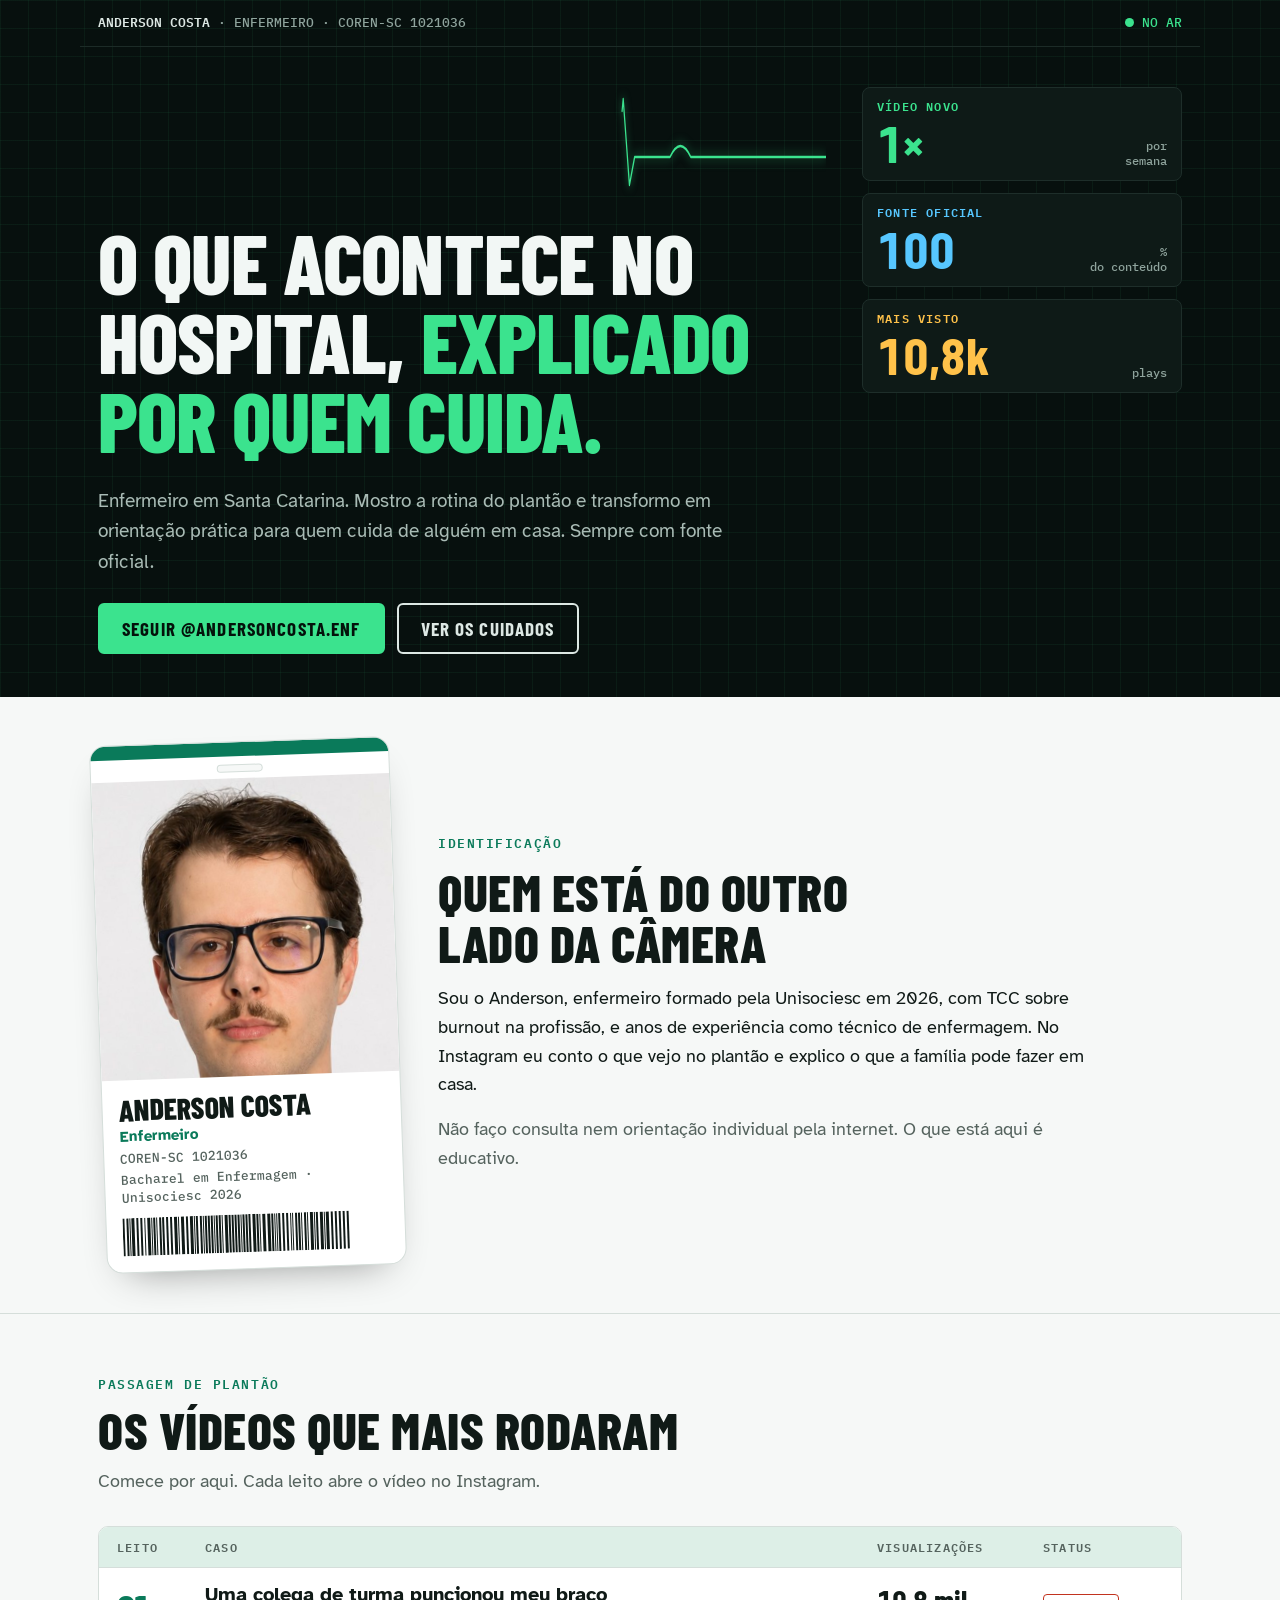
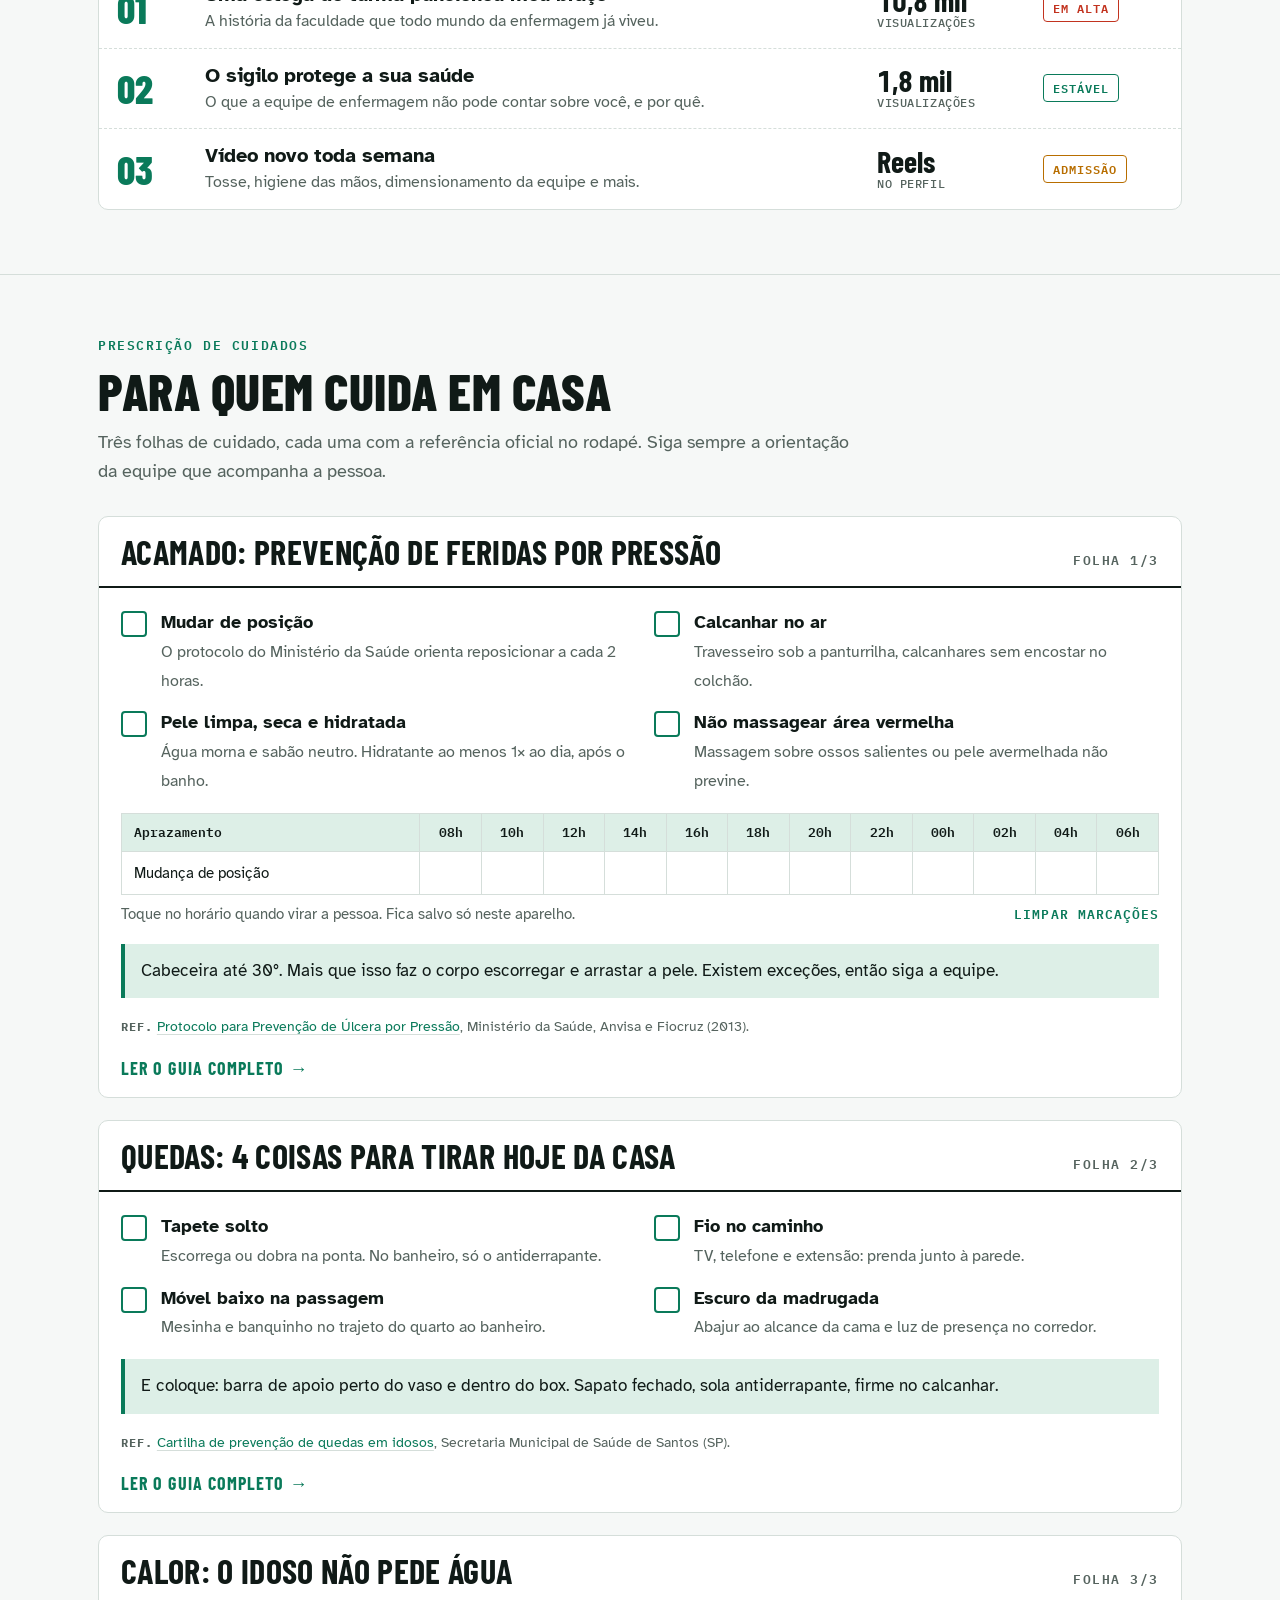
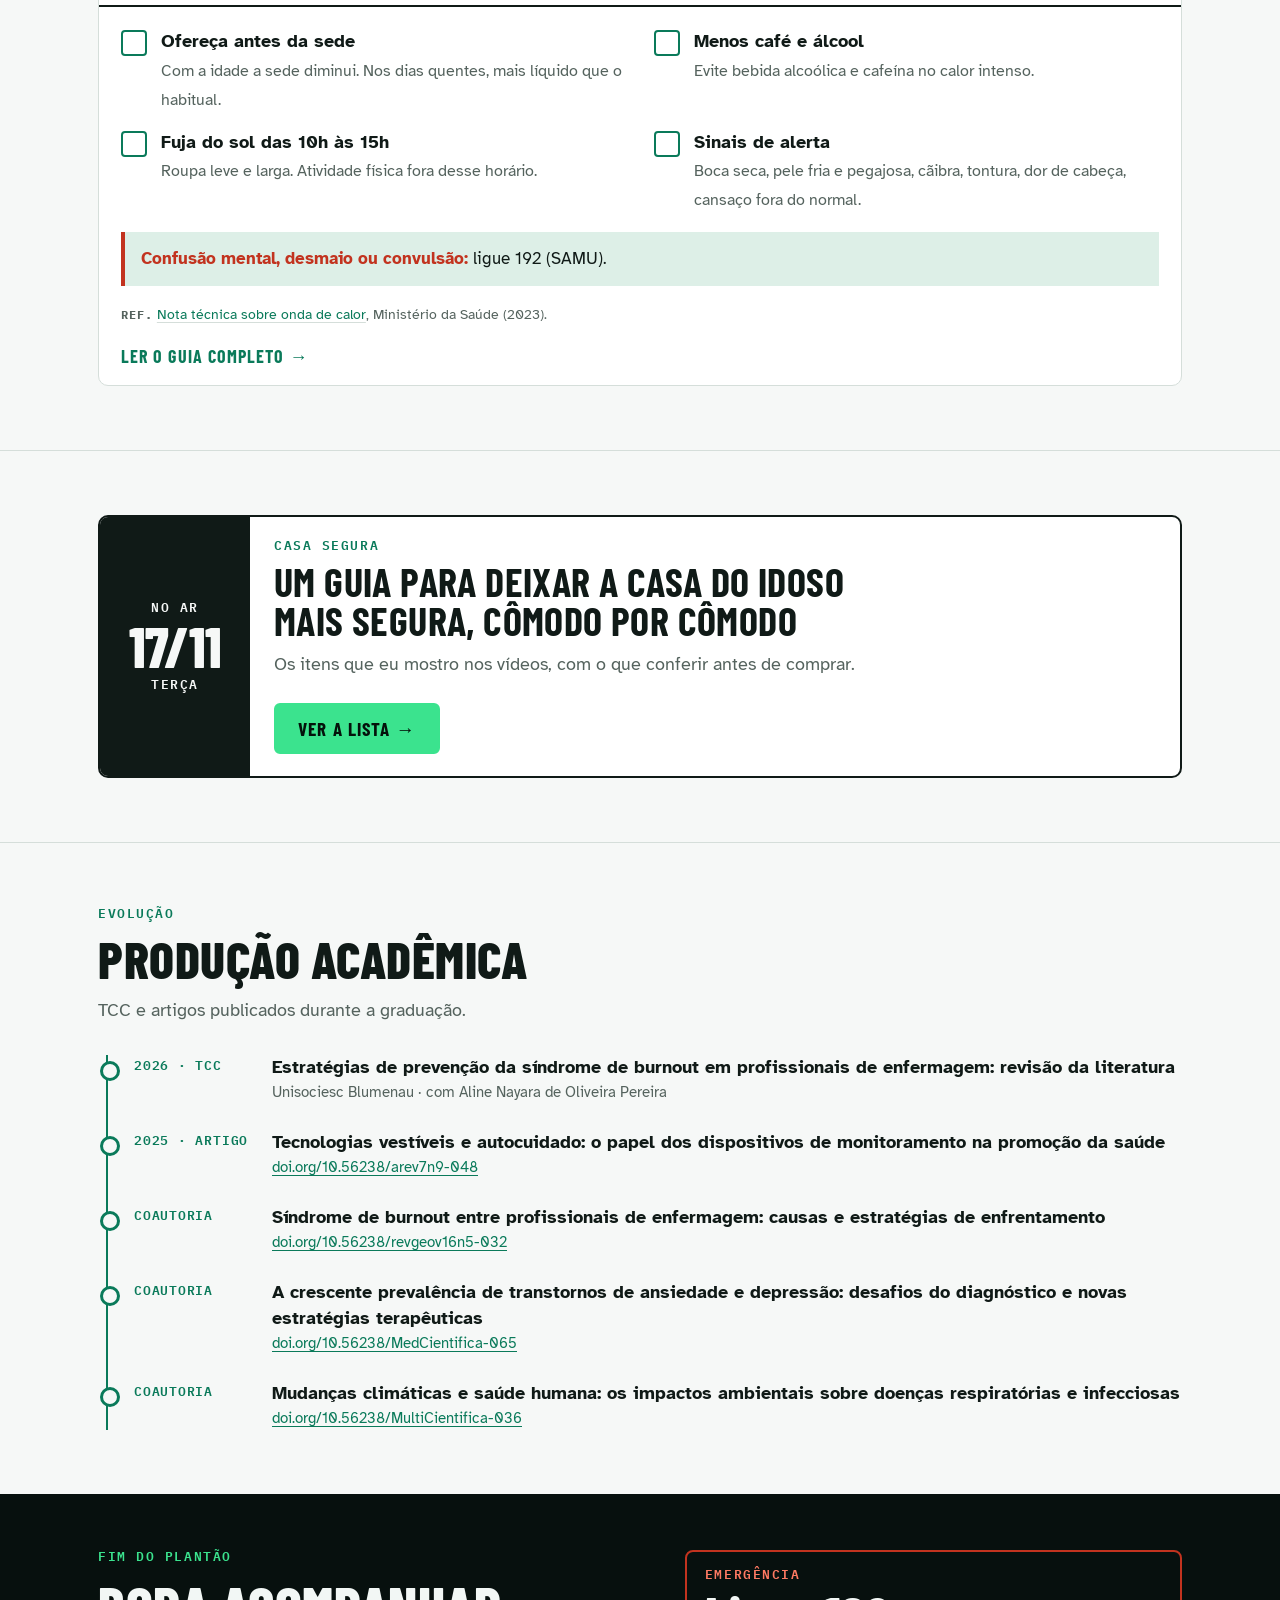
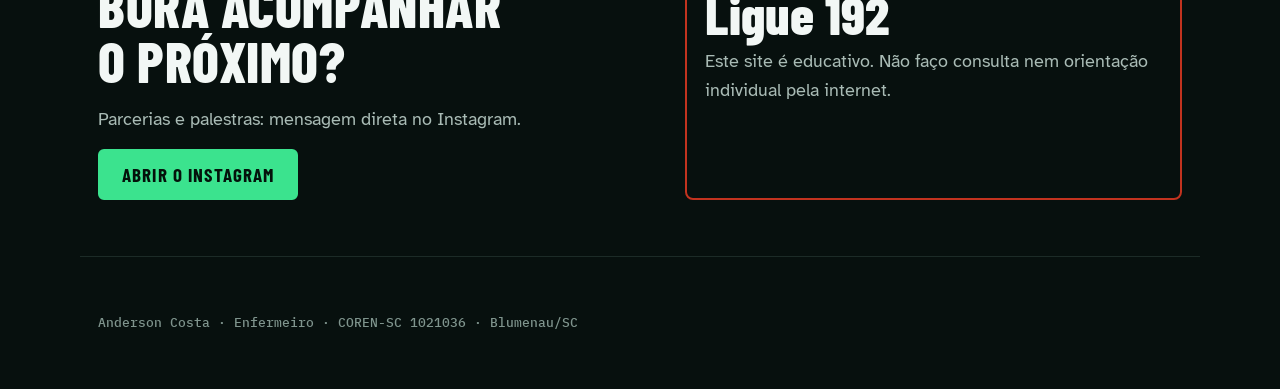
<file: index.html>
<!doctype html><html lang="pt-BR"><head><meta charset="utf-8">
<meta name="viewport" content="width=device-width,initial-scale=1,viewport-fit=cover">
<title>Anderson Costa | Enfermeiro · COREN-SC 1021036</title><meta name="description" content="O que acontece no hospital, explicado por quem cuida. Guias práticos com fonte oficial para quem cuida de idoso e acamado em casa.">
<link rel="canonical" href="https://anerson.github.io/"><meta name="author" content="Anderson Costa">
<meta property="og:type" content="website"><meta property="og:title" content="Anderson Costa | Enfermeiro · COREN-SC 1021036"><meta property="og:description" content="O que acontece no hospital, explicado por quem cuida. Guias práticos com fonte oficial para quem cuida de idoso e acamado em casa.">
<meta property="og:url" content="https://anerson.github.io/"><meta property="og:image" content="https://anerson.github.io/foto.jpg"><meta property="og:locale" content="pt_BR">
<link rel="icon" href="/foto.jpg"><link rel="preconnect" href="https://fonts.googleapis.com"><link rel="preconnect" href="https://fonts.gstatic.com" crossorigin><link rel="stylesheet" href="https://fonts.googleapis.com/css2?family=Barlow+Condensed:wght@600;700;800&family=Atkinson+Hyperlegible:wght@400;700&family=IBM+Plex+Mono:wght@400;500;600&display=swap"><link rel="stylesheet" href="/styles.css">
<script type="application/ld+json">{"@context": "https://schema.org", "@graph": [{"@type": "Person", "name": "Anderson Adilson da Costa", "jobTitle": "Enfermeiro", "identifier": "COREN-SC 1021036", "url": "https://anerson.github.io/", "sameAs": ["https://www.instagram.com/andersoncosta.enf/"], "alumniOf": {"@type": "CollegeOrUniversity", "name": "Unisociesc Blumenau"}, "@id": "https://anerson.github.io/#anderson"}, {"@type": "WebSite", "name": "Anderson Costa Enfermagem", "url": "https://anerson.github.io/", "inLanguage": "pt-BR"}]}</script></head><body><header class="monitor">
  <div class="wrap mon-top">
    <span><b>ANDERSON COSTA</b> · ENFERMEIRO · COREN-SC 1021036</span>
    <span class="live"><i></i>NO AR</span>
  </div>
  <div class="wrap mon-grid">
    <div class="mon-main">
      <svg class="ecg" viewBox="0 0 1400 110" preserveAspectRatio="none" aria-hidden="true">
        <path class="sweep" d="M0 70 H120 l12 -8 l12 8 H190 l8 10 l12 -68 l12 86 l10 -28 H300 q20 -22 40 0 H520 l12 -8 l12 8 H590 l8 10 l12 -68 l12 86 l10 -28 H700 q20 -22 40 0 H920 l12 -8 l12 8 H990 l8 10 l12 -68 l12 86 l10 -28 H1100 q20 -22 40 0 H1400"/>
      </svg>
      <h1>O que acontece no hospital, <span>explicado por quem cuida.</span></h1>
      <p class="lead">Enfermeiro em Santa Catarina. Mostro a rotina do plantão e transformo em orientação prática para quem cuida de alguém em casa. Sempre com fonte oficial.</p>
      <div class="ctas">
        <a class="btn on" href="https://www.instagram.com/andersoncosta.enf/" target="_blank" rel="noopener">Seguir @andersoncosta.enf</a>
        <a class="btn off" href="#prescricao">Ver os cuidados</a>
      </div>
    </div>
    <div class="mon-side" aria-label="Indicadores do perfil">
      <div class="ch g"><span class="k">VÍDEO NOVO</span><span class="v">1×</span><span class="u">por<br>semana</span></div>
      <div class="ch b"><span class="k">FONTE OFICIAL</span><span class="v">100</span><span class="u">%<br>do conteúdo</span></div>
      <div class="ch y"><span class="k">MAIS VISTO</span><span class="v">10,8k</span><span class="u">plays</span></div>
    </div>
  </div>
</header>

<main>
<section class="badge-row">
  <div class="wrap">
    <figure class="badge" style="margin:0" aria-label="Crachá de identificação">
      <span class="hole"></span>
      <img src="/foto.jpg" alt="Foto de Anderson Costa">
      <figcaption class="bd">
        <b>Anderson Costa</b>
        <span class="fn">Enfermeiro</span>
        <span class="cr">COREN-SC 1021036</span>
        <span class="cr">Bacharel em Enfermagem · Unisociesc 2026</span>
        <svg id="barcode" viewBox="0 0 268 38" preserveAspectRatio="none" aria-hidden="true"></svg>
      </figcaption>
    </figure>
    <div class="intro">
      <span class="tag">Identificação</span>
      <h2>Quem está do outro lado da câmera</h2>
      <p>Sou o Anderson, enfermeiro formado pela Unisociesc em 2026, com TCC sobre burnout na profissão, e anos de experiência como técnico de enfermagem. No Instagram eu conto o que vejo no plantão e explico o que a família pode fazer em casa.</p>
      <p style="color:var(--ink-2)">Não faço consulta nem orientação individual pela internet. O que está aqui é educativo.</p>
    </div>
  </div>
</section>

<section class="s" id="plantao">
  <div class="wrap">
    <div class="s-head"><span class="tag">Passagem de plantão</span><h2>Os vídeos que mais rodaram</h2><p>Comece por aqui. Cada leito abre o vídeo no Instagram.</p></div>
    <div class="board" role="list">
      <div class="board-h" aria-hidden="true"><span>Leito</span><span>Caso</span><span>Visualizações</span><span>Status</span></div>
      <a class="bed" role="listitem" href="https://www.instagram.com/reel/DekjnB6hf7-/" target="_blank" rel="noopener">
        <span class="n">01</span>
        <span class="t"><b>Uma colega de turma puncionou meu braço</b><span>A história da faculdade que todo mundo da enfermagem já viveu.</span></span>
        <span class="v">10,8 mil<small>visualizações</small></span>
        <span class="pill hi">Em alta</span>
      </a>
      <a class="bed" role="listitem" href="https://www.instagram.com/reel/Dfe0GjpBQyL/" target="_blank" rel="noopener">
        <span class="n">02</span>
        <span class="t"><b>O sigilo protege a sua saúde</b><span>O que a equipe de enfermagem não pode contar sobre você, e por quê.</span></span>
        <span class="v">1,8 mil<small>visualizações</small></span>
        <span class="pill ok">Estável</span>
      </a>
      <a class="bed" role="listitem" href="https://www.instagram.com/andersoncosta.enf/reels/" target="_blank" rel="noopener">
        <span class="n">03</span>
        <span class="t"><b>Vídeo novo toda semana</b><span>Tosse, higiene das mãos, dimensionamento da equipe e mais.</span></span>
        <span class="v">Reels<small>no perfil</small></span>
        <span class="pill new">Admissão</span>
      </a>
    </div>
  </div>
</section>

<section class="s" id="prescricao">
  <div class="wrap">
    <div class="s-head"><span class="tag">Prescrição de cuidados</span><h2>Para quem cuida em casa</h2><p>Três folhas de cuidado, cada uma com a referência oficial no rodapé. Siga sempre a orientação da equipe que acompanha a pessoa.</p></div>
    <div class="rx">

      <article class="sheet" id="acamado">
        <div class="sheet-h"><h3>Acamado: prevenção de feridas por pressão</h3><span class="tag">Folha 1/3</span></div>
        <div class="sheet-b">
          <ul class="items">
            <li><div><b>Mudar de posição</b><span>O protocolo do Ministério da Saúde orienta reposicionar a cada 2 horas.</span></div></li>
            <li><div><b>Calcanhar no ar</b><span>Travesseiro sob a panturrilha, calcanhares sem encostar no colchão.</span></div></li>
            <li><div><b>Pele limpa, seca e hidratada</b><span>Água morna e sabão neutro. Hidratante ao menos 1× ao dia, após o banho.</span></div></li>
            <li><div><b>Não massagear área vermelha</b><span>Massagem sobre ossos salientes ou pele avermelhada não previne.</span></div></li>
          </ul>
          <div>
            <div class="apraz" role="group" aria-label="Aprazamento de mudança de posição">
              <table>
                <thead><tr><th scope="col" style="text-align:left;padding-left:12px">Aprazamento</th></tr></thead>
                <tbody><tr><td class="lab">Mudança de posição</td></tr></tbody>
              </table>
            </div>
            <div class="apraz-f" style="margin-top:8px"><span>Toque no horário quando virar a pessoa. Fica salvo só neste aparelho.</span><button type="button" id="limpar">Limpar marcações</button></div>
          </div>
          <p class="note">Cabeceira até 30°. Mais que isso faz o corpo escorregar e arrastar a pele. Existem exceções, então siga a equipe.</p>
          <p class="ref"><b>REF.</b> <a href="https://goias.gov.br/saude/wp-content/uploads/sites/34/2015/02/protocolo-para-prevencao-de-ulcera-por-pressao-17f.pdf" target="_blank" rel="noopener">Protocolo para Prevenção de Úlcera por Pressão</a>, Ministério da Saúde, Anvisa e Fiocruz (2013).</p>
        </div>
      <div class="sheet-b" style="padding-top:0"><a class="more" href="/guias/mudanca-de-decubito-acamado-de-quanto-em-quanto-tempo/">Ler o guia completo →</a></div></article>

      <article class="sheet" id="quedas">
        <div class="sheet-h"><h3>Quedas: 4 coisas para tirar hoje da casa</h3><span class="tag">Folha 2/3</span></div>
        <div class="sheet-b">
          <ul class="items">
            <li><div><b>Tapete solto</b><span>Escorrega ou dobra na ponta. No banheiro, só o antiderrapante.</span></div></li>
            <li><div><b>Fio no caminho</b><span>TV, telefone e extensão: prenda junto à parede.</span></div></li>
            <li><div><b>Móvel baixo na passagem</b><span>Mesinha e banquinho no trajeto do quarto ao banheiro.</span></div></li>
            <li><div><b>Escuro da madrugada</b><span>Abajur ao alcance da cama e luz de presença no corredor.</span></div></li>
          </ul>
          <p class="note">E coloque: barra de apoio perto do vaso e dentro do box. Sapato fechado, sola antiderrapante, firme no calcanhar.</p>
          <p class="ref"><b>REF.</b> <a href="https://www.santos.sp.gov.br/static/files_www/files/portal_files/hotsites/idosoquedas/cartilhaprevencaoqueda_idosos.pdf" target="_blank" rel="noopener">Cartilha de prevenção de quedas em idosos</a>, Secretaria Municipal de Saúde de Santos (SP).</p>
        </div>
      <div class="sheet-b" style="padding-top:0"><a class="more" href="/guias/como-evitar-queda-de-idoso-em-casa/">Ler o guia completo →</a></div></article>

      <article class="sheet" id="calor">
        <div class="sheet-h"><h3>Calor: o idoso não pede água</h3><span class="tag">Folha 3/3</span></div>
        <div class="sheet-b">
          <ul class="items">
            <li><div><b>Ofereça antes da sede</b><span>Com a idade a sede diminui. Nos dias quentes, mais líquido que o habitual.</span></div></li>
            <li><div><b>Menos café e álcool</b><span>Evite bebida alcoólica e cafeína no calor intenso.</span></div></li>
            <li><div><b>Fuja do sol das 10h às 15h</b><span>Roupa leve e larga. Atividade física fora desse horário.</span></div></li>
            <li><div><b>Sinais de alerta</b><span>Boca seca, pele fria e pegajosa, cãibra, tontura, dor de cabeça, cansaço fora do normal.</span></div></li>
          </ul>
          <p class="note alarm"><b>Confusão mental, desmaio ou convulsão:</b> ligue 192 (SAMU).</p>
          <p class="ref"><b>REF.</b> <a href="https://www.gov.br/saude/pt-br/centrais-de-conteudo/publicacoes/notas-tecnicas/2023/nota-tecnica-conjunta-onda-calor.pdf" target="_blank" rel="noopener">Nota técnica sobre onda de calor</a>, Ministério da Saúde (2023).</p>
        </div>
      <div class="sheet-b" style="padding-top:0"><a class="more" href="/guias/idoso-no-calor-sinais-de-desidratacao/">Ler o guia completo →</a></div></article>

    </div>
  </div>
</section>

<section class="s" id="casa-segura">
  <div class="wrap">
    <div class="sched">
      <div class="d"><span>NO AR</span><b>17/11</b><span>TERÇA</span></div>
      <div class="c">
        <span class="tag" style="color:var(--green)">Casa Segura</span>
        <h3 style="font-size:clamp(28px,4vw,40px)">Um guia para deixar a casa do idoso mais segura, cômodo por cômodo</h3>
        <p style="color:var(--ink-2)">Os itens que eu mostro nos vídeos, com o que conferir antes de comprar.</p>
        <div class="ctas" style="margin-top:14px"><a class="btn on" href="/casa-segura/">Ver a lista →</a></div>
      </div>
    </div>
  </div>
</section>

<section class="s" id="evolucao">
  <div class="wrap">
    <div class="s-head"><span class="tag">Evolução</span><h2>Produção acadêmica</h2><p>TCC e artigos publicados durante a graduação.</p></div>
    <div class="evo">
      <div class="ev"><span class="w">2026 · TCC</span><div><div class="t">Estratégias de prevenção da síndrome de burnout em profissionais de enfermagem: revisão da literatura</div><div class="d">Unisociesc Blumenau · com Aline Nayara de Oliveira Pereira</div></div></div>
      <div class="ev"><span class="w">2025 · Artigo</span><div><div class="t">Tecnologias vestíveis e autocuidado: o papel dos dispositivos de monitoramento na promoção da saúde</div><div class="d"><a href="https://doi.org/10.56238/arev7n9-048" target="_blank" rel="noopener">doi.org/10.56238/arev7n9-048</a></div></div></div>
      <div class="ev"><span class="w">Coautoria</span><div><div class="t">Síndrome de burnout entre profissionais de enfermagem: causas e estratégias de enfrentamento</div><div class="d"><a href="https://doi.org/10.56238/revgeov16n5-032" target="_blank" rel="noopener">doi.org/10.56238/revgeov16n5-032</a></div></div></div>
      <div class="ev"><span class="w">Coautoria</span><div><div class="t">A crescente prevalência de transtornos de ansiedade e depressão: desafios do diagnóstico e novas estratégias terapêuticas</div><div class="d"><a href="https://doi.org/10.56238/MedCientifica-065" target="_blank" rel="noopener">doi.org/10.56238/MedCientifica-065</a></div></div></div>
      <div class="ev" style="padding-bottom:0"><span class="w">Coautoria</span><div><div class="t">Mudanças climáticas e saúde humana: os impactos ambientais sobre doenças respiratórias e infecciosas</div><div class="d"><a href="https://doi.org/10.56238/MultiCientifica-036" target="_blank" rel="noopener">doi.org/10.56238/MultiCientifica-036</a></div></div></div>
    </div>
  </div>
</section>
</main>

<footer class="end">
  <div class="wrap">
    <div style="display:grid;gap:16px;align-content:start">
      <span class="tag" style="color:var(--trace)">Fim do plantão</span>
      <h2>Bora acompanhar o próximo?</h2>
      <p>Parcerias e palestras: mensagem direta no Instagram.</p>
      <div class="ctas"><a class="btn on" href="https://www.instagram.com/andersoncosta.enf/" target="_blank" rel="noopener">Abrir o Instagram</a></div>
    </div>
    <div class="alarm">
      <span class="tag">Emergência</span>
      <b>Ligue 192</b>
      <p>Este site é educativo. Não faço consulta nem orientação individual pela internet.</p>
    </div>
  </div>
  <div class="wrap foot">Anderson Costa · Enfermeiro · COREN-SC 1021036 · Blumenau/SC</div>
</footer>

<script>
(function(){
  // código de barras do crachá, gerado a partir do COREN
  var svg=document.getElementById('barcode'),s='COREN-SC1021036ANDERSON',x=0,out='';
  for(var i=0;i<s.length&&x<262;i++){var c=s.charCodeAt(i);for(var k=0;k<3;k++){var w=1+((c>>k)&1)+((c>>(k+3))&1);out+='<rect x="'+x+'" y="0" width="'+w+'" height="38"/>';x+=w+1+((c>>(k+1))&1);}}
  svg.innerHTML=out;

  // aprazamento 08h → 06h
  var hrs=['08','10','12','14','16','18','20','22','00','02','04','06'];
  var hr=document.querySelector('.apraz thead tr'),row=document.querySelector('.apraz tbody tr'),KEY='apraz-v1',st={};
  try{st=JSON.parse(localStorage.getItem(KEY)||'{}')}catch(e){}
  hrs.forEach(function(h){
    var th=document.createElement('th');th.scope='col';th.textContent=h+'h';hr.appendChild(th);
    var td=document.createElement('td'),b=document.createElement('button');
    b.type='button';b.setAttribute('aria-label','Virou às '+h+'h');b.setAttribute('aria-pressed',st[h]?'true':'false');
    b.addEventListener('click',function(){var on=b.getAttribute('aria-pressed')!=='true';b.setAttribute('aria-pressed',on);st[h]=on;try{localStorage.setItem(KEY,JSON.stringify(st))}catch(e){}});
    td.appendChild(b);row.appendChild(td);
  });
  document.getElementById('limpar').addEventListener('click',function(){st={};try{localStorage.removeItem(KEY)}catch(e){}document.querySelectorAll('.apraz button').forEach(function(b){b.setAttribute('aria-pressed','false')})});
})();
</script>
</body></html>
</file>
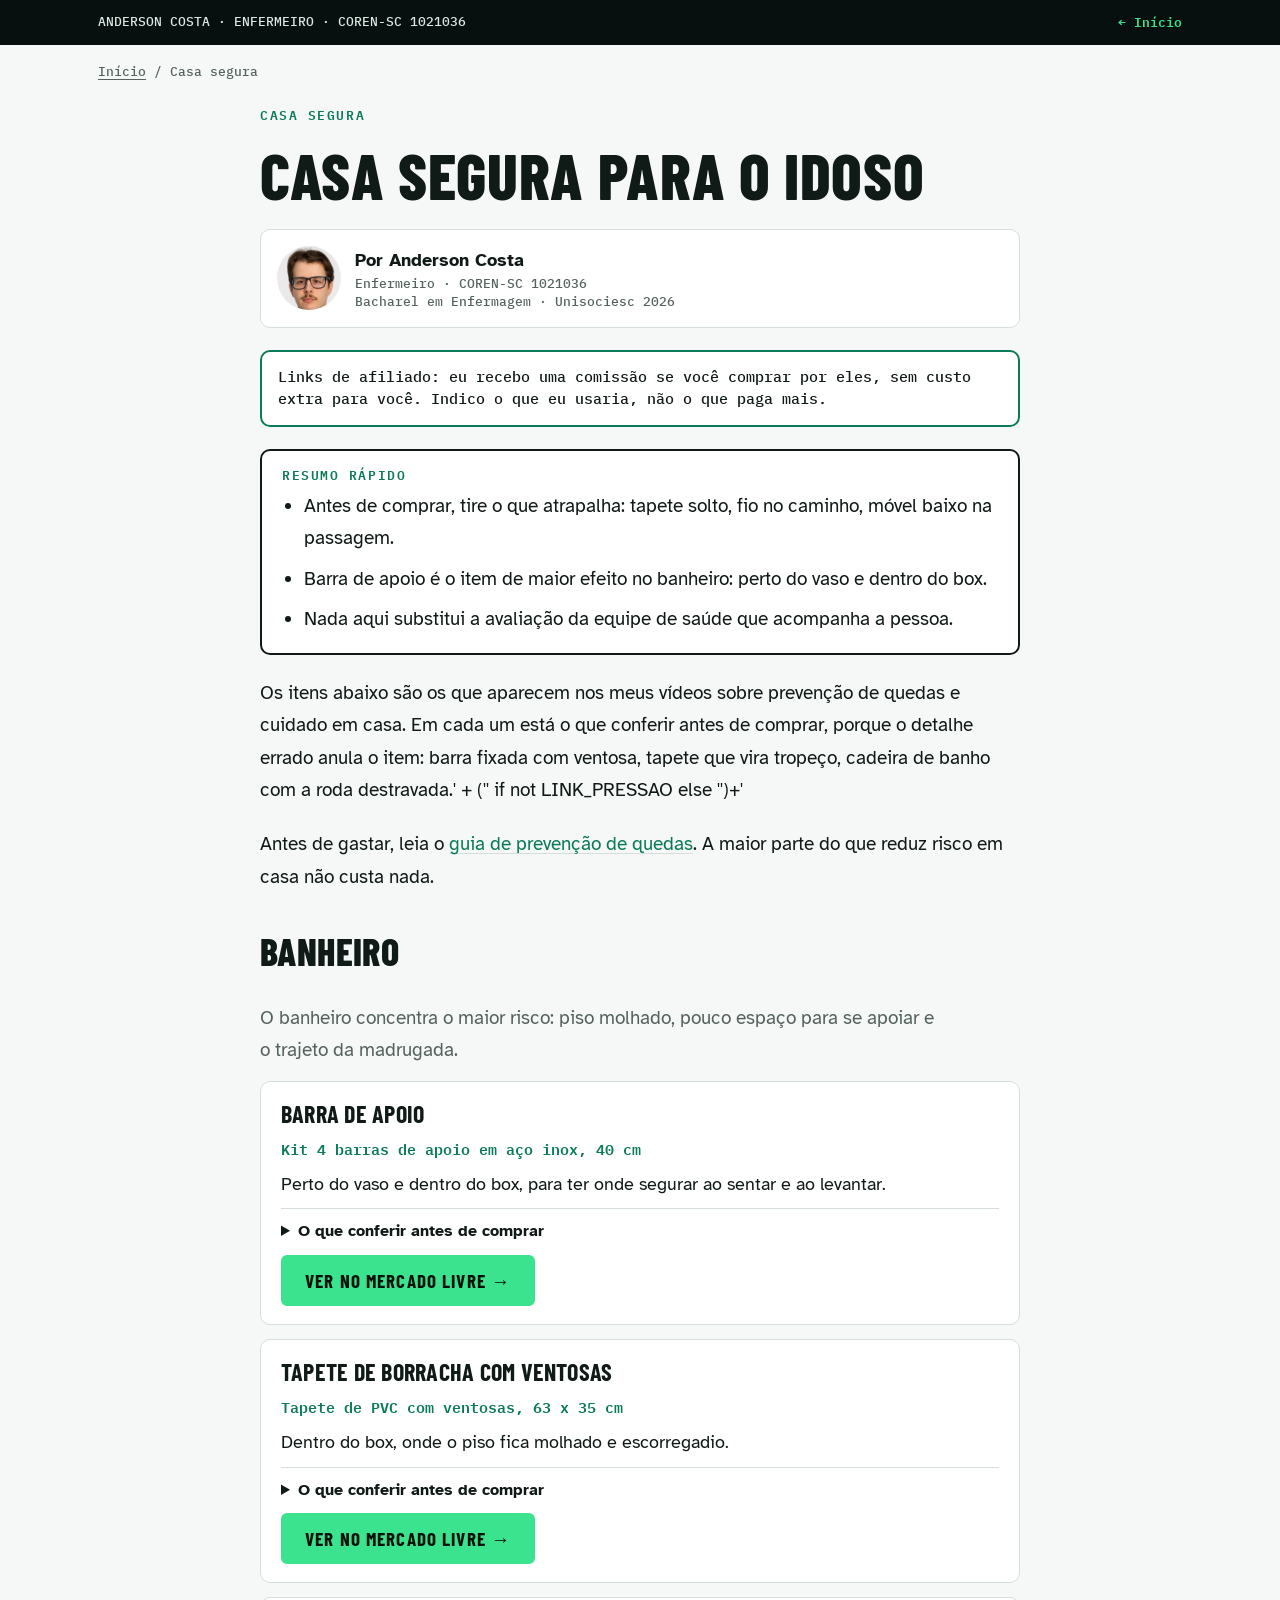
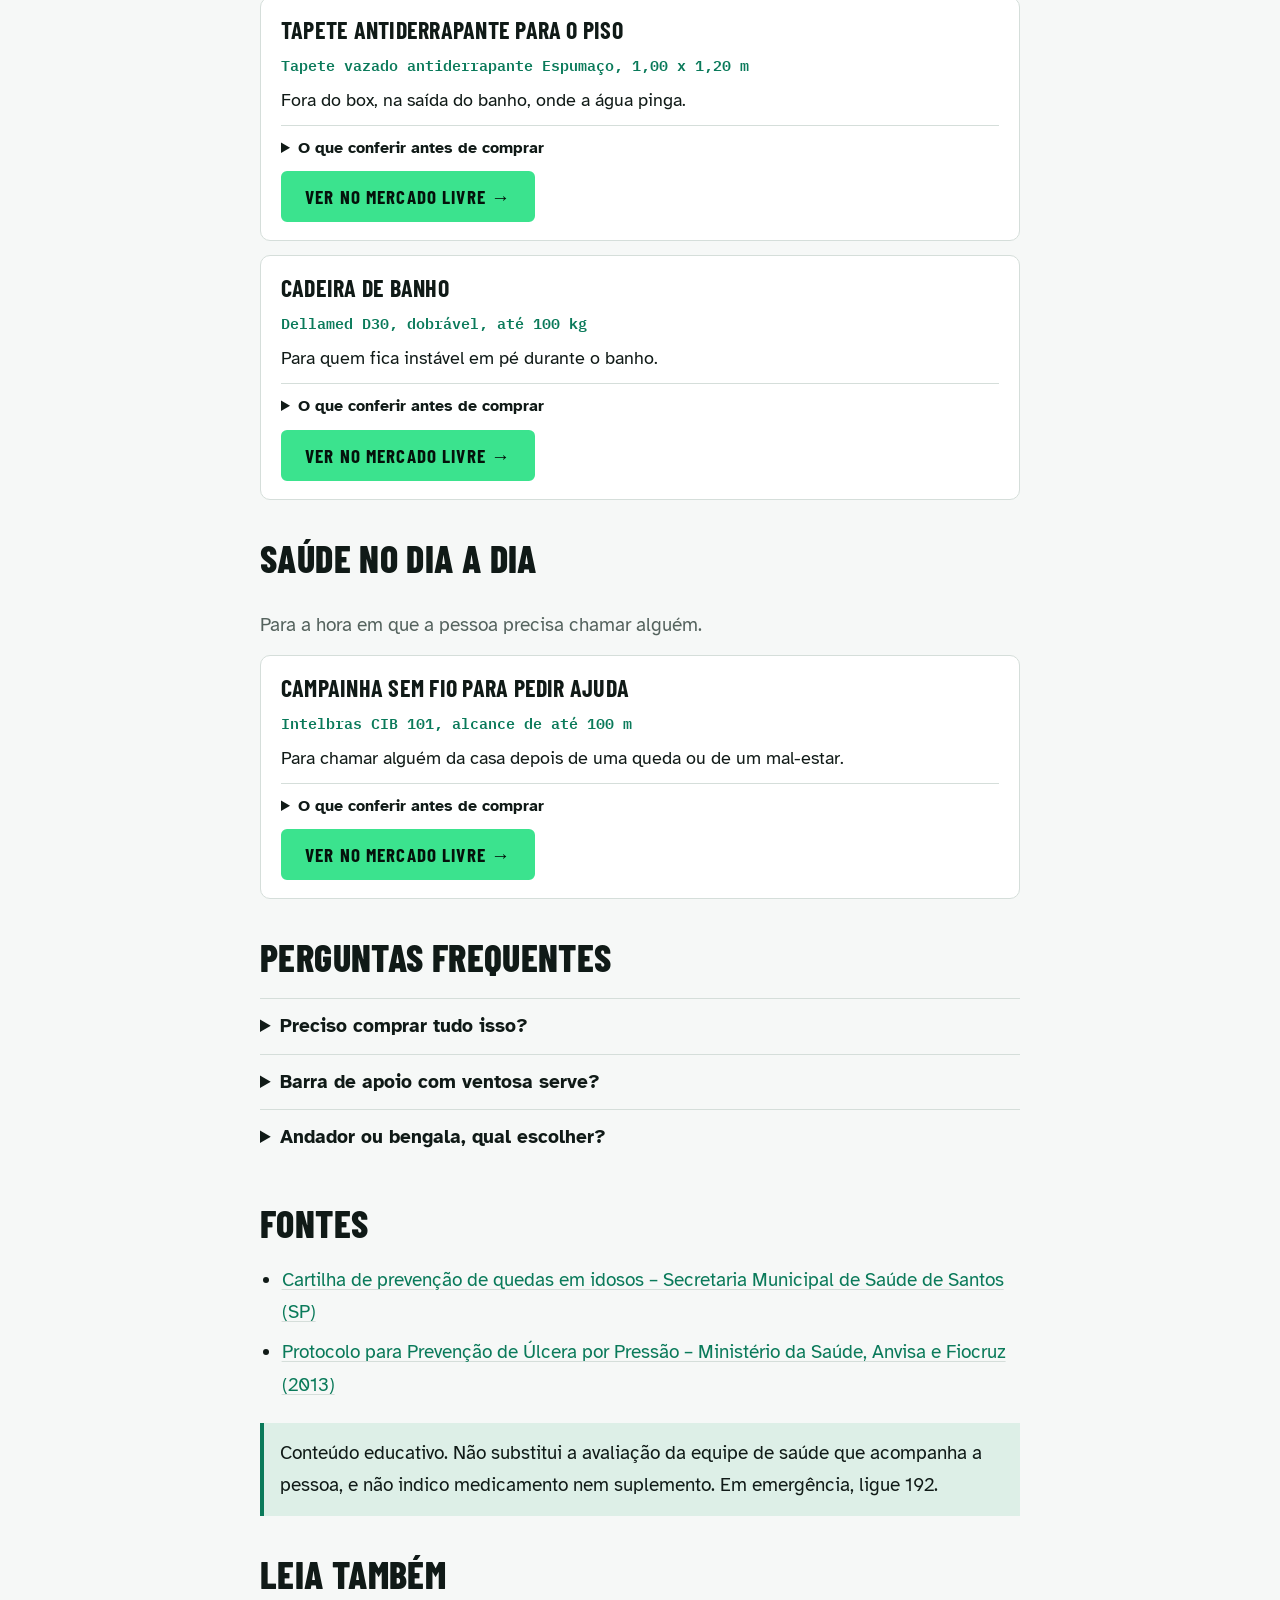
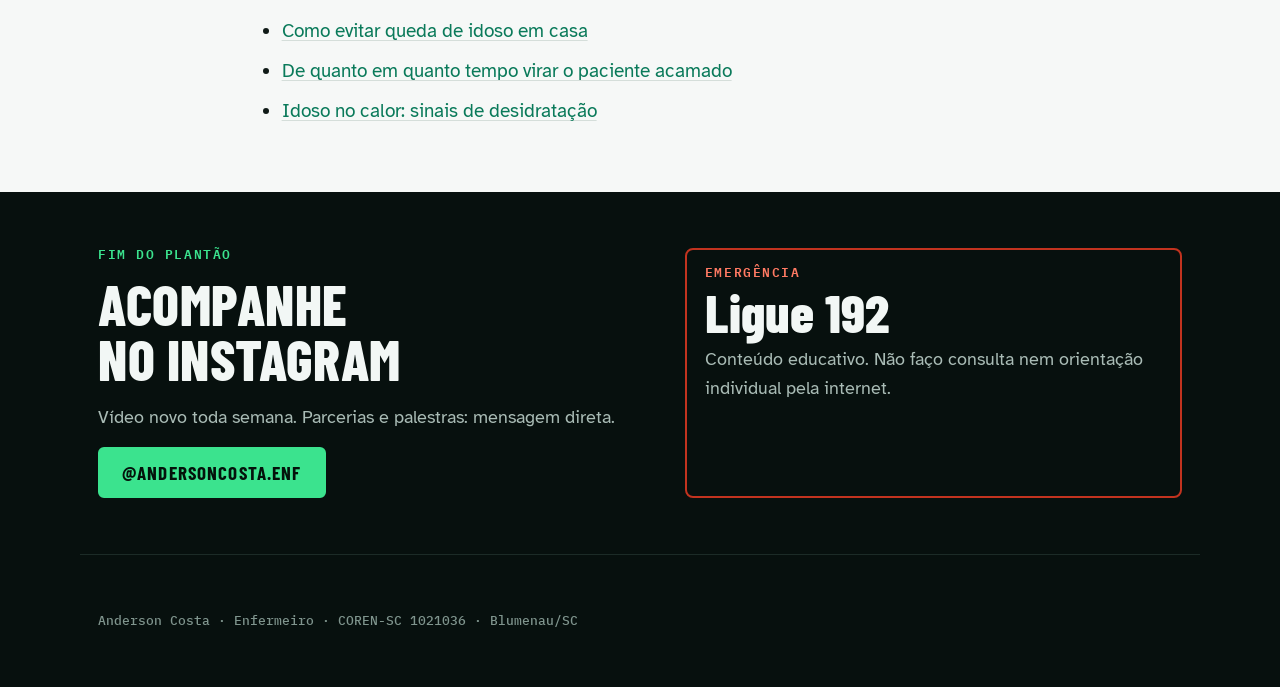
<file: casa-segura/index.html>
<!doctype html><html lang="pt-BR"><head><meta charset="utf-8">
<meta name="viewport" content="width=device-width,initial-scale=1,viewport-fit=cover">
<title>Casa segura para o idoso: o que eu indico e o que conferir antes de comprar | Anderson Costa</title><meta name="description" content="Barra de apoio, tapete antiderrapante, cadeira de banho e campainha de chamada: os itens que eu mostro nos vídeos, com o que conferir antes de comprar. Links de afiliado, por um enfermeiro.">
<link rel="canonical" href="https://anerson.github.io/casa-segura/"><meta name="author" content="Anderson Costa">
<meta property="og:type" content="article"><meta property="og:title" content="Casa segura para o idoso: o que eu indico e o que conferir antes de comprar | Anderson Costa"><meta property="og:description" content="Barra de apoio, tapete antiderrapante, cadeira de banho e campainha de chamada: os itens que eu mostro nos vídeos, com o que conferir antes de comprar. Links de afiliado, por um enfermeiro.">
<meta property="og:url" content="https://anerson.github.io/casa-segura/"><meta property="og:image" content="https://anerson.github.io/foto.jpg"><meta property="og:locale" content="pt_BR">
<link rel="icon" href="/foto.jpg"><link rel="preconnect" href="https://fonts.googleapis.com"><link rel="preconnect" href="https://fonts.gstatic.com" crossorigin><link rel="stylesheet" href="https://fonts.googleapis.com/css2?family=Barlow+Condensed:wght@600;700;800&family=Atkinson+Hyperlegible:wght@400;700&family=IBM+Plex+Mono:wght@400;500;600&display=swap"><link rel="stylesheet" href="/styles.css">
<script type="application/ld+json">{"@context": "https://schema.org", "@graph": [{"@type": "WebPage", "name": "Casa segura para o idoso: o que eu indico e o que conferir antes de comprar", "description": "Barra de apoio, tapete antiderrapante, cadeira de banho e campainha de chamada: os itens que eu mostro nos vídeos, com o que conferir antes de comprar. Links de afiliado, por um enfermeiro.", "inLanguage": "pt-BR", "datePublished": "2026-11-17", "dateModified": "2026-11-17", "author": {"@type": "Person", "name": "Anderson Adilson da Costa", "jobTitle": "Enfermeiro", "identifier": "COREN-SC 1021036", "url": "https://anerson.github.io/", "sameAs": ["https://www.instagram.com/andersoncosta.enf/"], "alumniOf": {"@type": "CollegeOrUniversity", "name": "Unisociesc Blumenau"}}, "mainEntityOfPage": "https://anerson.github.io/casa-segura/", "image": "https://anerson.github.io/foto.jpg", "citation": ["https://www.santos.sp.gov.br/static/files_www/files/portal_files/hotsites/idosoquedas/cartilhaprevencaoqueda_idosos.pdf", "https://goias.gov.br/saude/wp-content/uploads/sites/34/2015/02/protocolo-para-prevencao-de-ulcera-por-pressao-17f.pdf"]}, {"@type": "ItemList", "name": "Itens para deixar a casa do idoso mais segura", "itemListElement": [{"@type": "ListItem", "position": 1, "name": "Barra de apoio"}, {"@type": "ListItem", "position": 2, "name": "Tapete de borracha com ventosas"}, {"@type": "ListItem", "position": 3, "name": "Tapete antiderrapante para o piso"}, {"@type": "ListItem", "position": 4, "name": "Cadeira de banho"}, {"@type": "ListItem", "position": 5, "name": "Aparelho de pressão digital de braço"}, {"@type": "ListItem", "position": 6, "name": "Campainha sem fio para pedir ajuda"}]}, {"@type": "FAQPage", "mainEntity": [{"@type": "Question", "name": "Preciso comprar tudo isso?", "acceptedAnswer": {"@type": "Answer", "text": "Não. A maior parte das mudanças que deixam a casa mais segura não custa nada: tirar tapete solto, prender fio junto à parede e liberar o caminho do quarto ao banheiro. Equipamento vem depois disso."}}, {"@type": "Question", "name": "Barra de apoio com ventosa serve?", "acceptedAnswer": {"@type": "Answer", "text": "Para sustentar o peso de uma pessoa, não. A fixação precisa ser com parafuso e bucha na parede, e a carga máxima vem informada na embalagem."}}, {"@type": "Question", "name": "Andador ou bengala, qual escolher?", "acceptedAnswer": {"@type": "Answer", "text": "Essa escolha depende de avaliação presencial, porque a altura e o tipo mudam conforme a pessoa. Por isso não indico modelo aqui."}}]}]}</script></head><body><style>
.art p.aviso-af{border:2px solid var(--green);border-radius:10px;padding:14px 16px;background:var(--sheet);font:500 15px/1.5 var(--mono)}
.comodo{display:grid;gap:14px;margin-top:10px}
.comodo>p.intro{color:var(--ink-2)}
.prod{border:1px solid var(--rule);border-radius:10px;padding:18px 20px;background:var(--sheet);display:grid;gap:10px}
.prod h3{font-size:24px;line-height:1.2;margin:0}
.prod .modelo{font:600 15px/1.4 var(--mono);color:var(--green);margin:0}
.prod p{margin:0;font-size:18px;line-height:1.6}
.prod details{border-top:1px solid var(--rule);padding-top:10px}
.prod summary{cursor:pointer;font-weight:700;font-size:16px}
.prod details p{margin-top:8px;color:var(--ink-2);font-size:17px}
.prod .btn{justify-self:start;min-height:48px;display:inline-flex;align-items:center}
</style>
<header class="mini"><div class="wrap"><span>ANDERSON COSTA · ENFERMEIRO · COREN-SC 1021036</span><a href="/">← Início</a></div></header>
<main class="wrap"><div class="crumb"><a href="/">Início</a> / Casa segura</div>
<article class="art">
<span class="tag" style="color:var(--green)">Casa segura</span>
<h1>Casa segura para o idoso</h1>
<div class="author"><img src="/foto.jpg" alt="Anderson Costa" width="64" height="64"><div><b>Por Anderson Costa</b><span>Enfermeiro · COREN-SC 1021036</span><span>Bacharel em Enfermagem · Unisociesc 2026</span></div></div>
<p class="aviso-af">Links de afiliado: eu recebo uma comissão se você comprar por eles, sem custo extra para você. Indico o que eu usaria, não o que paga mais.</p>
<div class="resumo"><span class="tag">Resumo rápido</span><ul><li>Antes de comprar, tire o que atrapalha: tapete solto, fio no caminho, móvel baixo na passagem.</li><li>Barra de apoio é o item de maior efeito no banheiro: perto do vaso e dentro do box.</li><li>Nada aqui substitui a avaliação da equipe de saúde que acompanha a pessoa.</li></ul></div>
<p>Os itens abaixo são os que aparecem nos meus vídeos sobre prevenção de quedas e cuidado em casa. Em cada um está o que conferir antes de comprar, porque o detalhe errado anula o item: barra fixada com ventosa, tapete que vira tropeço, cadeira de banho com a roda destravada.' + ('' if not LINK_PRESSAO else '')+'</p>
<p>Antes de gastar, leia o <a href="/guias/como-evitar-queda-de-idoso-em-casa/">guia de prevenção de quedas</a>. A maior parte do que reduz risco em casa não custa nada.</p>
<h2>Banheiro</h2><div class="comodo"><p class="intro">O banheiro concentra o maior risco: piso molhado, pouco espaço para se apoiar e o trajeto da madrugada.</p><article class="prod">
<h3>Barra de apoio</h3>
<p class="modelo">Kit 4 barras de apoio em aço inox, 40 cm</p>
<p>Perto do vaso e dentro do box, para ter onde segurar ao sentar e ao levantar.</p>
<details><summary>O que conferir antes de comprar</summary><p>Fixação com parafuso e bucha na parede (ventosa não serve), aço inox e a carga máxima informada na embalagem.</p></details>
<a class="btn on" href="https://meli.la/1rdR6W3" target="_blank" rel="noopener sponsored">Ver no Mercado Livre →</a>
</article><article class="prod">
<h3>Tapete de borracha com ventosas</h3>
<p class="modelo">Tapete de PVC com ventosas, 63 x 35 cm</p>
<p>Dentro do box, onde o piso fica molhado e escorregadio.</p>
<details><summary>O que conferir antes de comprar</summary><p>Ventosas em toda a base e tamanho que cubra a área onde a pessoa pisa.</p></details>
<a class="btn on" href="https://meli.la/1Q41nwv" target="_blank" rel="noopener sponsored">Ver no Mercado Livre →</a>
</article><article class="prod">
<h3>Tapete antiderrapante para o piso</h3>
<p class="modelo">Tapete vazado antiderrapante Espumaço, 1,00 x 1,20 m</p>
<p>Fora do box, na saída do banho, onde a água pinga.</p>
<details><summary>O que conferir antes de comprar</summary><p>Base que não escorrega e bordas baixas, para o tapete não virar tropeço.</p></details>
<a class="btn on" href="https://meli.la/2ovCFmu" target="_blank" rel="noopener sponsored">Ver no Mercado Livre →</a>
</article><article class="prod">
<h3>Cadeira de banho</h3>
<p class="modelo">Dellamed D30, dobrável, até 100 kg</p>
<p>Para quem fica instável em pé durante o banho.</p>
<details><summary>O que conferir antes de comprar</summary><p>Rodas com trava e a carga máxima suportada. Trave as rodas antes de a pessoa sentar ou levantar.</p></details>
<a class="btn on" href="https://meli.la/25AJNKx" target="_blank" rel="noopener sponsored">Ver no Mercado Livre →</a>
</article></div><h2>Saúde no dia a dia</h2><div class="comodo"><p class="intro">Para a hora em que a pessoa precisa chamar alguém.</p><article class="prod">
<h3>Campainha sem fio para pedir ajuda</h3>
<p class="modelo">Intelbras CIB 101, alcance de até 100 m</p>
<p>Para chamar alguém da casa depois de uma queda ou de um mal-estar.</p>
<details><summary>O que conferir antes de comprar</summary><p>Alcance entre os cômodos da casa e botão que a pessoa consiga apertar sozinha.</p></details>
<a class="btn on" href="https://meli.la/2EmobnM" target="_blank" rel="noopener sponsored">Ver no Mercado Livre →</a>
</article></div>
<h2>Perguntas frequentes</h2><div class="faq"><details><summary>Preciso comprar tudo isso?</summary><p>Não. A maior parte das mudanças que deixam a casa mais segura não custa nada: tirar tapete solto, prender fio junto à parede e liberar o caminho do quarto ao banheiro. Equipamento vem depois disso.</p></details><details><summary>Barra de apoio com ventosa serve?</summary><p>Para sustentar o peso de uma pessoa, não. A fixação precisa ser com parafuso e bucha na parede, e a carga máxima vem informada na embalagem.</p></details><details><summary>Andador ou bengala, qual escolher?</summary><p>Essa escolha depende de avaliação presencial, porque a altura e o tipo mudam conforme a pessoa. Por isso não indico modelo aqui.</p></details></div>
<h2>Fontes</h2><ul><li><a href="https://www.santos.sp.gov.br/static/files_www/files/portal_files/hotsites/idosoquedas/cartilhaprevencaoqueda_idosos.pdf" target="_blank" rel="noopener">Cartilha de prevenção de quedas em idosos – Secretaria Municipal de Saúde de Santos (SP)</a></li><li><a href="https://goias.gov.br/saude/wp-content/uploads/sites/34/2015/02/protocolo-para-prevencao-de-ulcera-por-pressao-17f.pdf" target="_blank" rel="noopener">Protocolo para Prevenção de Úlcera por Pressão – Ministério da Saúde, Anvisa e Fiocruz (2013)</a></li></ul>
<p class="note">Conteúdo educativo. Não substitui a avaliação da equipe de saúde que acompanha a pessoa, e não indico medicamento nem suplemento. Em emergência, ligue 192.</p>
<h2>Leia também</h2><ul><li><a href="/guias/como-evitar-queda-de-idoso-em-casa/">Como evitar queda de idoso em casa</a></li><li><a href="/guias/mudanca-de-decubito-acamado-de-quanto-em-quanto-tempo/">De quanto em quanto tempo virar o paciente acamado</a></li><li><a href="/guias/idoso-no-calor-sinais-de-desidratacao/">Idoso no calor: sinais de desidratação</a></li></ul>
</article></main><footer class="end"><div class="wrap"><div style="display:grid;gap:16px;align-content:start">
<span class="tag" style="color:var(--trace)">Fim do plantão</span><h2>Acompanhe no Instagram</h2>
<p>Vídeo novo toda semana. Parcerias e palestras: mensagem direta.</p>
<div class="ctas"><a class="btn on" href="https://www.instagram.com/andersoncosta.enf/" target="_blank" rel="noopener">@andersoncosta.enf</a></div></div>
<div class="alarm"><span class="tag">Emergência</span><b>Ligue 192</b><p>Conteúdo educativo. Não faço consulta nem orientação individual pela internet.</p></div></div>
<div class="wrap foot">Anderson Costa · Enfermeiro · COREN-SC 1021036 · Blumenau/SC</div></footer></body></html>
</file>
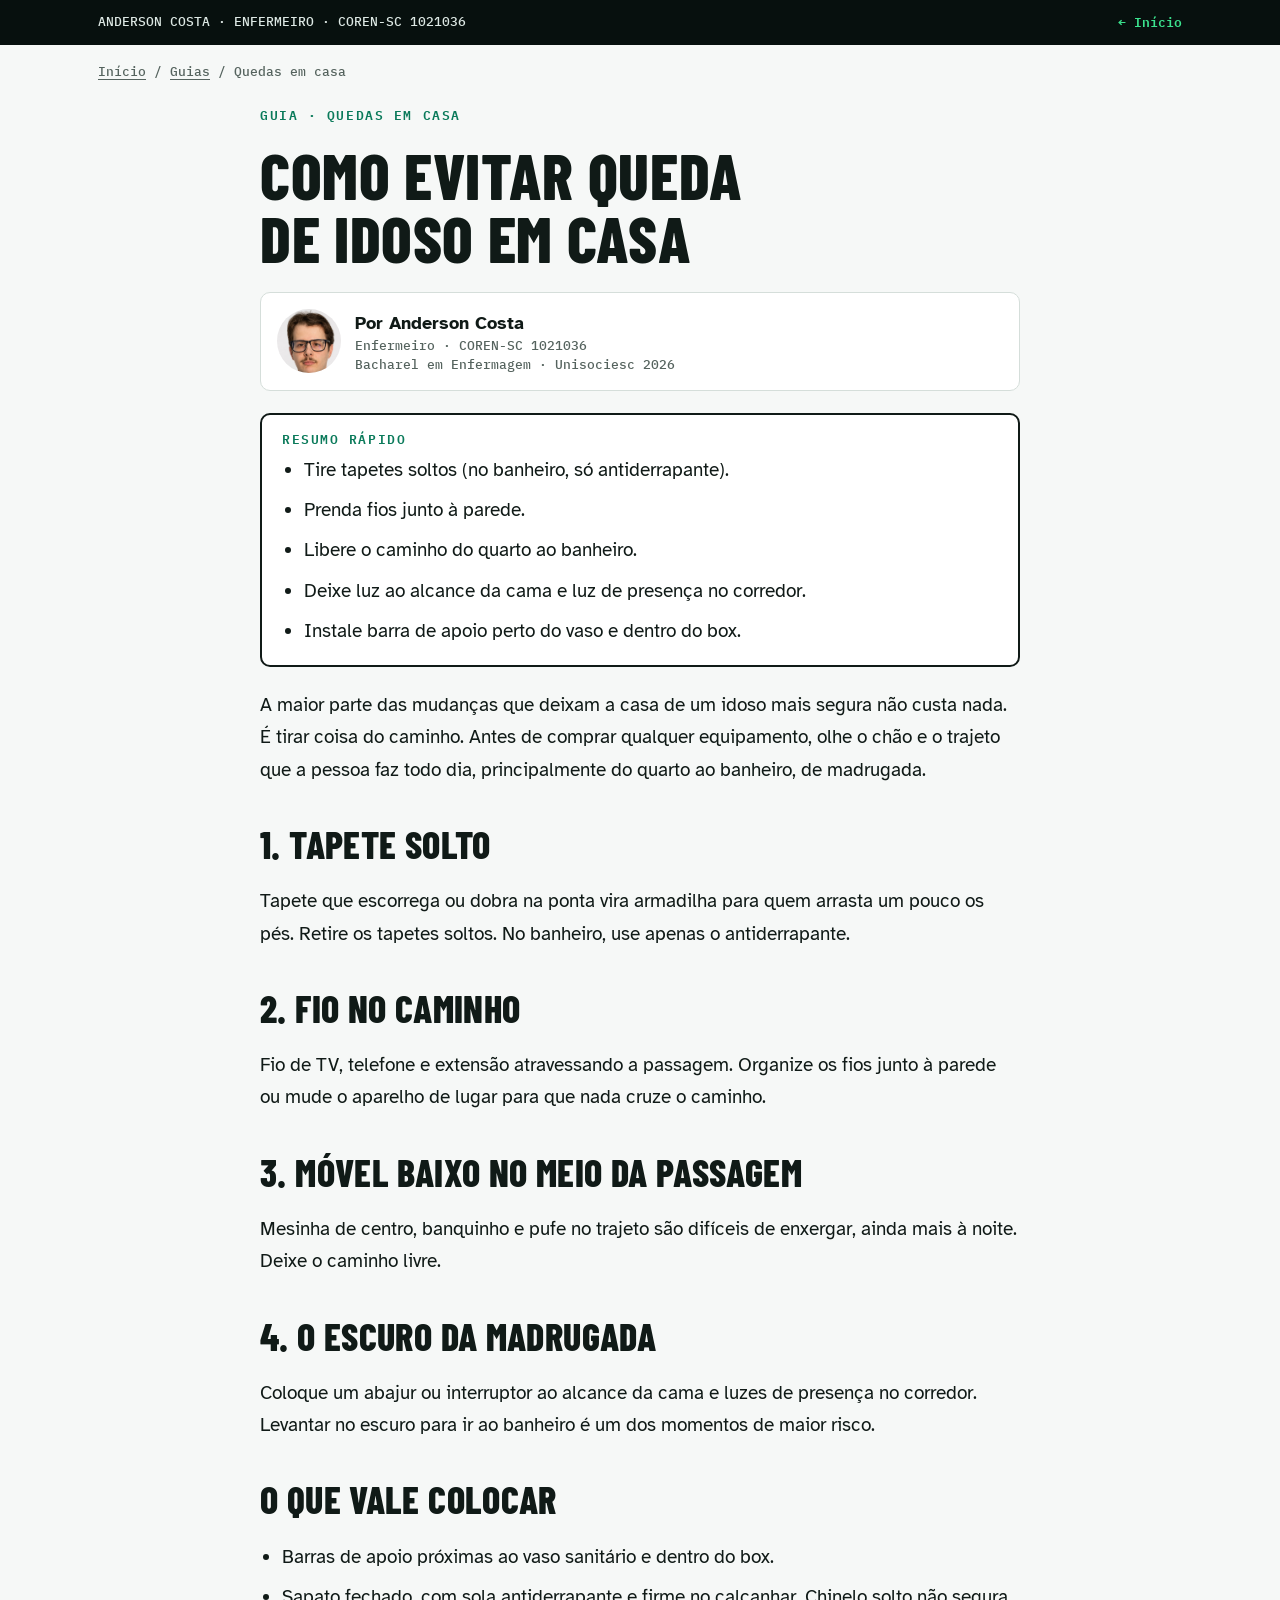
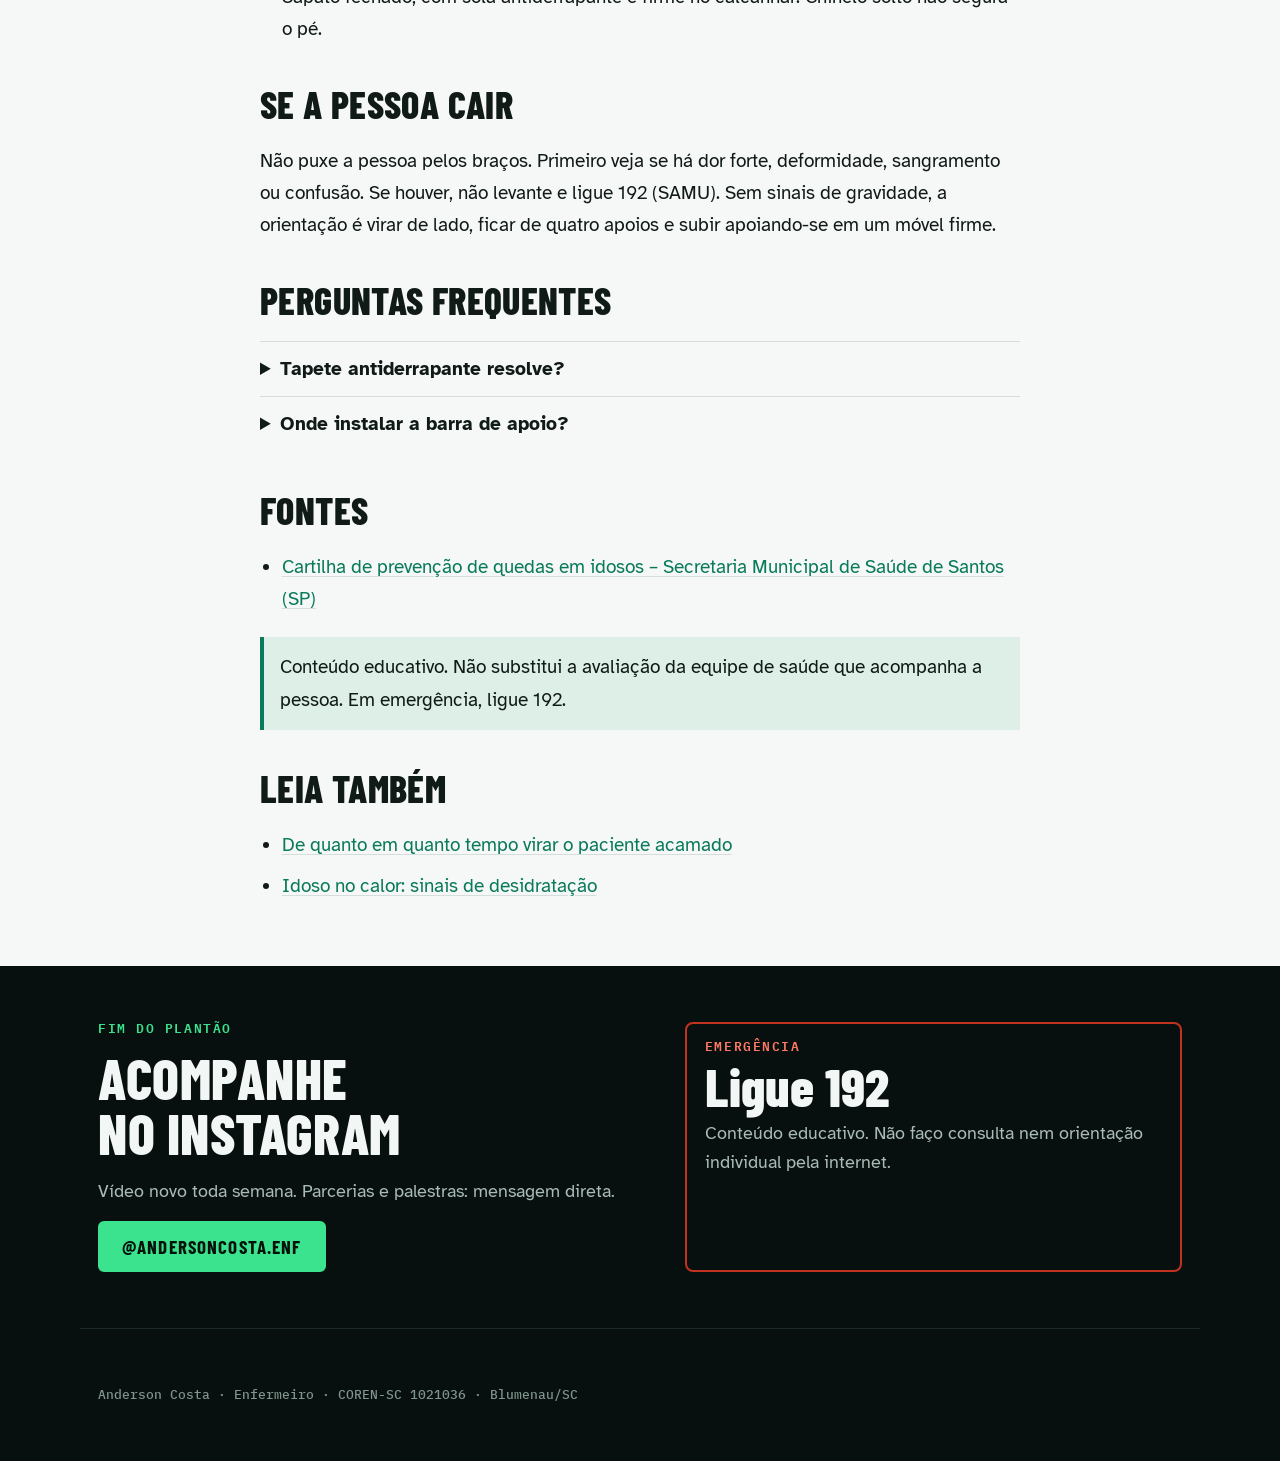
<file: guias/como-evitar-queda-de-idoso-em-casa/index.html>
<!doctype html><html lang="pt-BR"><head><meta charset="utf-8">
<meta name="viewport" content="width=device-width,initial-scale=1,viewport-fit=cover">
<title>Como evitar queda de idoso em casa: 4 coisas para tirar hoje | Anderson Costa</title><meta name="description" content="Tapete solto, fio no caminho, móvel baixo e escuro: o que tirar hoje da casa de um idoso para evitar quedas, explicado por um enfermeiro, com fonte oficial.">
<link rel="canonical" href="https://anerson.github.io/guias/como-evitar-queda-de-idoso-em-casa/"><meta name="author" content="Anderson Costa">
<meta property="og:type" content="article"><meta property="og:title" content="Como evitar queda de idoso em casa: 4 coisas para tirar hoje | Anderson Costa"><meta property="og:description" content="Tapete solto, fio no caminho, móvel baixo e escuro: o que tirar hoje da casa de um idoso para evitar quedas, explicado por um enfermeiro, com fonte oficial.">
<meta property="og:url" content="https://anerson.github.io/guias/como-evitar-queda-de-idoso-em-casa/"><meta property="og:image" content="https://anerson.github.io/foto.jpg"><meta property="og:locale" content="pt_BR">
<link rel="icon" href="/foto.jpg"><link rel="preconnect" href="https://fonts.googleapis.com"><link rel="preconnect" href="https://fonts.gstatic.com" crossorigin><link rel="stylesheet" href="https://fonts.googleapis.com/css2?family=Barlow+Condensed:wght@600;700;800&family=Atkinson+Hyperlegible:wght@400;700&family=IBM+Plex+Mono:wght@400;500;600&display=swap"><link rel="stylesheet" href="/styles.css">
<script type="application/ld+json">{"@context": "https://schema.org", "@graph": [{"@type": "Article", "headline": "Como evitar queda de idoso em casa: 4 coisas para tirar hoje", "description": "Tapete solto, fio no caminho, móvel baixo e escuro: o que tirar hoje da casa de um idoso para evitar quedas, explicado por um enfermeiro, com fonte oficial.", "inLanguage": "pt-BR", "datePublished": "2026-11-16", "dateModified": "2026-11-16", "author": {"@type": "Person", "name": "Anderson Adilson da Costa", "jobTitle": "Enfermeiro", "identifier": "COREN-SC 1021036", "url": "https://anerson.github.io/", "sameAs": ["https://www.instagram.com/andersoncosta.enf/"], "alumniOf": {"@type": "CollegeOrUniversity", "name": "Unisociesc Blumenau"}}, "mainEntityOfPage": "https://anerson.github.io/guias/como-evitar-queda-de-idoso-em-casa/", "image": "https://anerson.github.io/foto.jpg", "citation": ["https://www.santos.sp.gov.br/static/files_www/files/portal_files/hotsites/idosoquedas/cartilhaprevencaoqueda_idosos.pdf"]}, {"@type": "FAQPage", "mainEntity": [{"@type": "Question", "name": "Tapete antiderrapante resolve?", "acceptedAnswer": {"@type": "Answer", "text": "No banheiro, sim, ajuda. Tapete solto em outros cômodos continua sendo risco, mesmo com base emborrachada gasta."}}, {"@type": "Question", "name": "Onde instalar a barra de apoio?", "acceptedAnswer": {"@type": "Answer", "text": "Perto do vaso sanitário e dentro do box, que são os pontos de maior risco no banheiro."}}]}]}</script></head><body>
<header class="mini"><div class="wrap"><span>ANDERSON COSTA · ENFERMEIRO · COREN-SC 1021036</span><a href="/">← Início</a></div></header>
<main class="wrap"><div class="crumb"><a href="/">Início</a> / <a href="/#prescricao">Guias</a> / Quedas em casa</div>
<article class="art">
<span class="tag" style="color:var(--green)">Guia · Quedas em casa</span>
<h1>Como evitar queda de idoso em casa</h1>
<div class="author"><img src="/foto.jpg" alt="Anderson Costa" width="64" height="64"><div><b>Por Anderson Costa</b><span>Enfermeiro · COREN-SC 1021036</span><span>Bacharel em Enfermagem · Unisociesc 2026</span></div></div>
<div class="resumo"><span class="tag">Resumo rápido</span><ul><li>Tire tapetes soltos (no banheiro, só antiderrapante).</li><li>Prenda fios junto à parede.</li><li>Libere o caminho do quarto ao banheiro.</li><li>Deixe luz ao alcance da cama e luz de presença no corredor.</li><li>Instale barra de apoio perto do vaso e dentro do box.</li></ul></div>
<p>A maior parte das mudanças que deixam a casa de um idoso mais segura não custa nada. É tirar coisa do caminho. Antes de comprar qualquer equipamento, olhe o chão e o trajeto que a pessoa faz todo dia, principalmente do quarto ao banheiro, de madrugada.</p>
<h2>1. Tapete solto</h2><p>Tapete que escorrega ou dobra na ponta vira armadilha para quem arrasta um pouco os pés. Retire os tapetes soltos. No banheiro, use apenas o antiderrapante.</p>
<h2>2. Fio no caminho</h2><p>Fio de TV, telefone e extensão atravessando a passagem. Organize os fios junto à parede ou mude o aparelho de lugar para que nada cruze o caminho.</p>
<h2>3. Móvel baixo no meio da passagem</h2><p>Mesinha de centro, banquinho e pufe no trajeto são difíceis de enxergar, ainda mais à noite. Deixe o caminho livre.</p>
<h2>4. O escuro da madrugada</h2><p>Coloque um abajur ou interruptor ao alcance da cama e luzes de presença no corredor. Levantar no escuro para ir ao banheiro é um dos momentos de maior risco.</p>
<h2>O que vale colocar</h2><ul><li>Barras de apoio próximas ao vaso sanitário e dentro do box.</li><li>Sapato fechado, com sola antiderrapante e firme no calcanhar. Chinelo solto não segura o pé.</li></ul>
<h2>Se a pessoa cair</h2><p>Não puxe a pessoa pelos braços. Primeiro veja se há dor forte, deformidade, sangramento ou confusão. Se houver, não levante e ligue 192 (SAMU). Sem sinais de gravidade, a orientação é virar de lado, ficar de quatro apoios e subir apoiando-se em um móvel firme.</p>
<h2>Perguntas frequentes</h2><div class="faq"><details><summary>Tapete antiderrapante resolve?</summary><p>No banheiro, sim, ajuda. Tapete solto em outros cômodos continua sendo risco, mesmo com base emborrachada gasta.</p></details><details><summary>Onde instalar a barra de apoio?</summary><p>Perto do vaso sanitário e dentro do box, que são os pontos de maior risco no banheiro.</p></details></div>
<h2>Fontes</h2><ul><li><a href="https://www.santos.sp.gov.br/static/files_www/files/portal_files/hotsites/idosoquedas/cartilhaprevencaoqueda_idosos.pdf" target="_blank" rel="noopener">Cartilha de prevenção de quedas em idosos – Secretaria Municipal de Saúde de Santos (SP)</a></li></ul>
<p class="note">Conteúdo educativo. Não substitui a avaliação da equipe de saúde que acompanha a pessoa. Em emergência, ligue 192.</p>
<h2>Leia também</h2><ul><li><a href="/guias/mudanca-de-decubito-acamado-de-quanto-em-quanto-tempo/">De quanto em quanto tempo virar o paciente acamado</a></li><li><a href="/guias/idoso-no-calor-sinais-de-desidratacao/">Idoso no calor: sinais de desidratação</a></li></ul>
</article></main><footer class="end"><div class="wrap"><div style="display:grid;gap:16px;align-content:start">
<span class="tag" style="color:var(--trace)">Fim do plantão</span><h2>Acompanhe no Instagram</h2>
<p>Vídeo novo toda semana. Parcerias e palestras: mensagem direta.</p>
<div class="ctas"><a class="btn on" href="https://www.instagram.com/andersoncosta.enf/" target="_blank" rel="noopener">@andersoncosta.enf</a></div></div>
<div class="alarm"><span class="tag">Emergência</span><b>Ligue 192</b><p>Conteúdo educativo. Não faço consulta nem orientação individual pela internet.</p></div></div>
<div class="wrap foot">Anderson Costa · Enfermeiro · COREN-SC 1021036 · Blumenau/SC</div></footer></body></html>
</file>
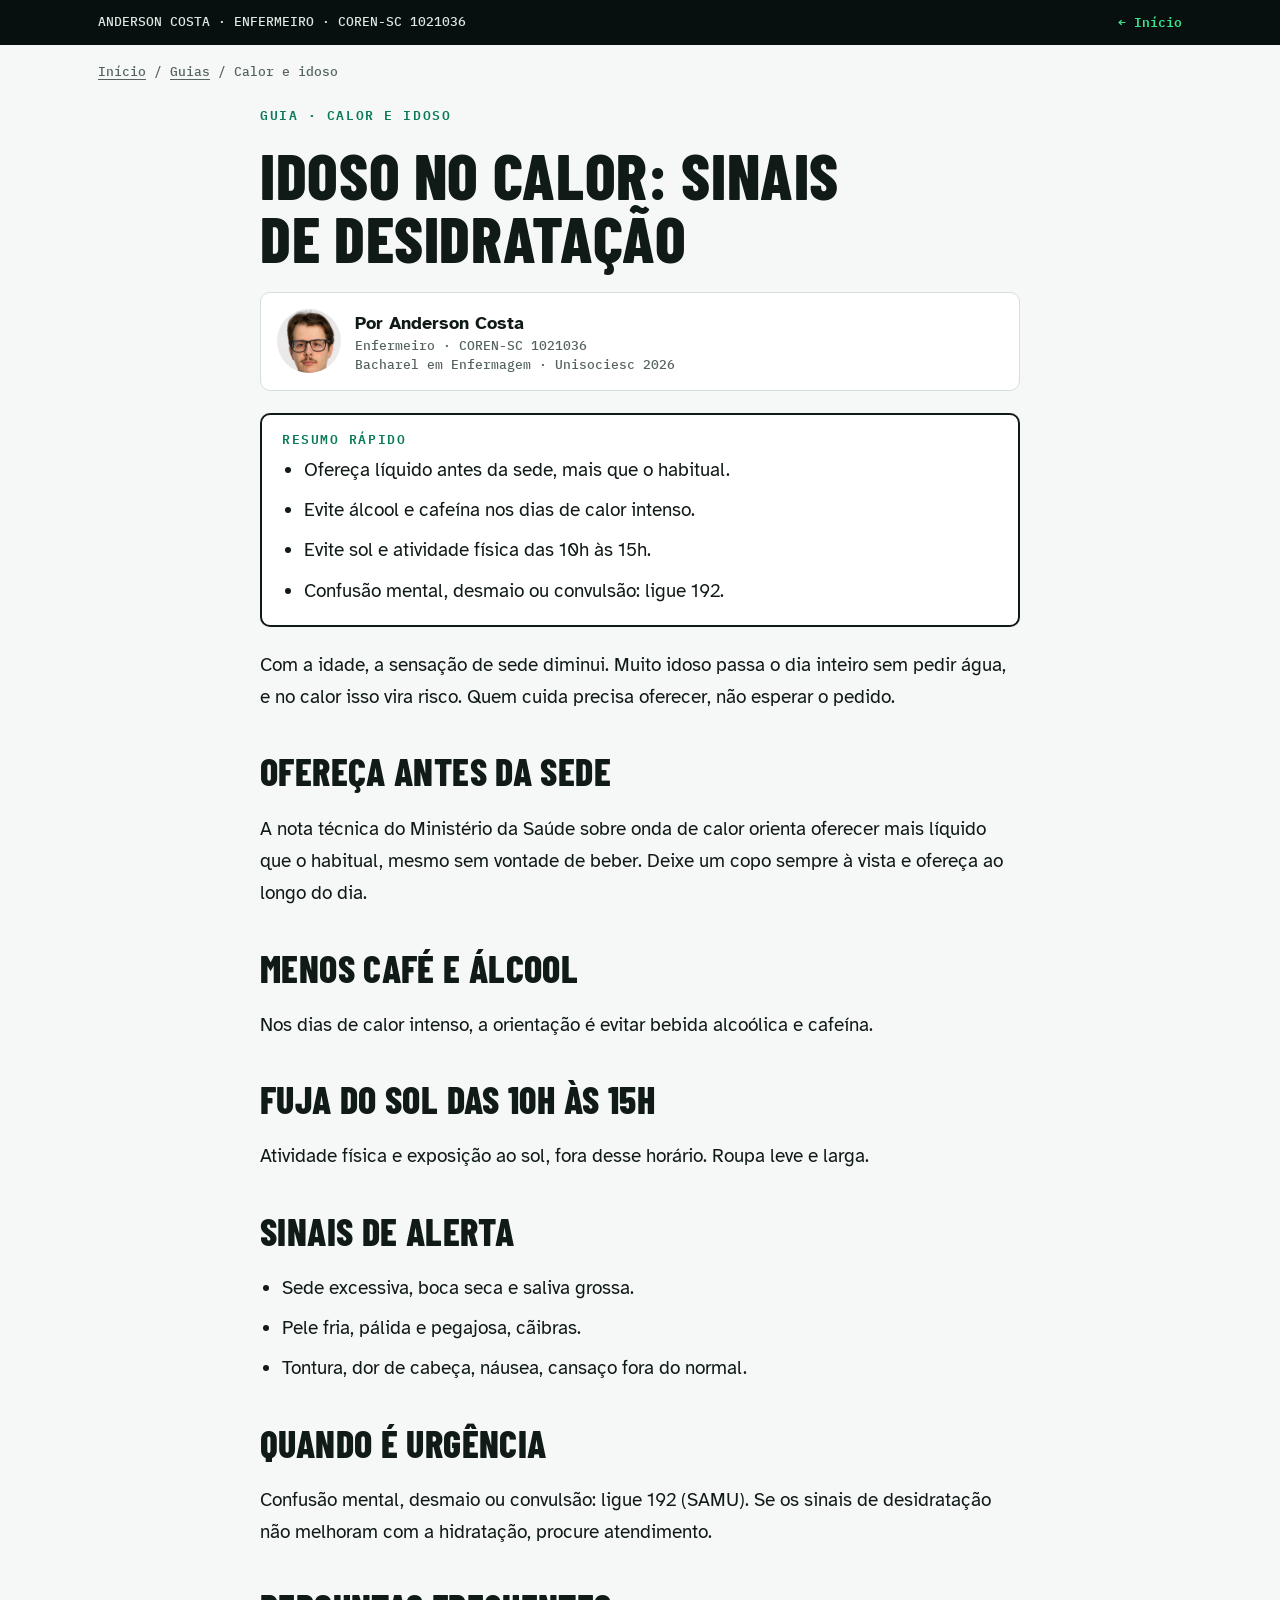
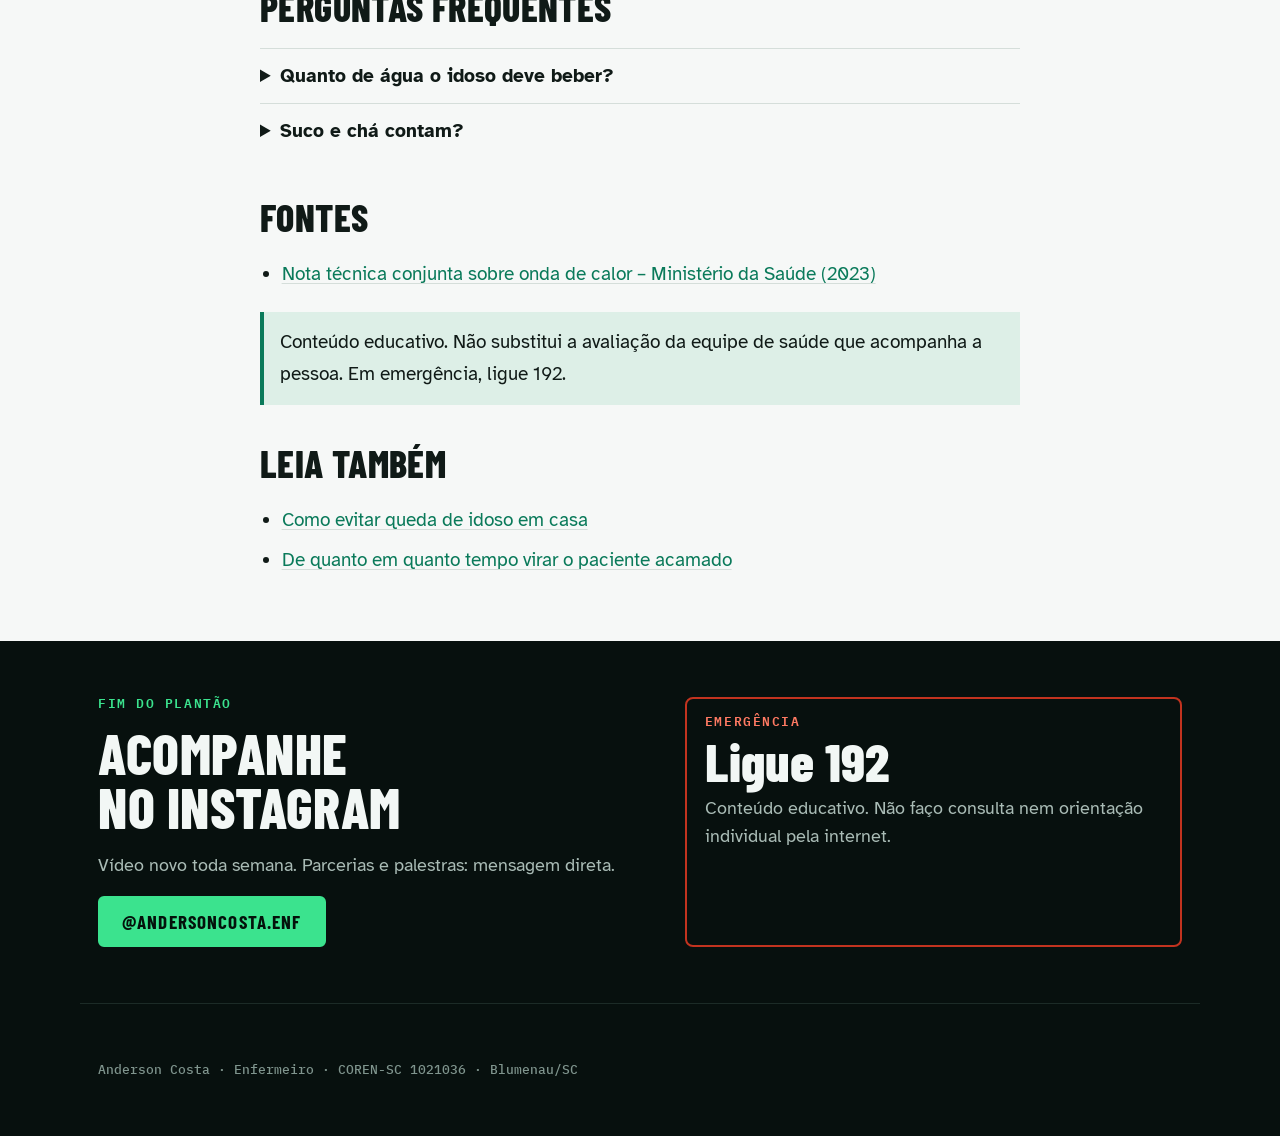
<file: guias/idoso-no-calor-sinais-de-desidratacao/index.html>
<!doctype html><html lang="pt-BR"><head><meta charset="utf-8">
<meta name="viewport" content="width=device-width,initial-scale=1,viewport-fit=cover">
<title>Idoso no calor: sinais de desidratação e quando procurar ajuda | Anderson Costa</title><meta name="description" content="Com a idade a sede diminui. Como oferecer líquido ao idoso no calor, horários para evitar o sol e os sinais de alerta de desidratação, segundo nota técnica do Ministério da Saúde.">
<link rel="canonical" href="https://anerson.github.io/guias/idoso-no-calor-sinais-de-desidratacao/"><meta name="author" content="Anderson Costa">
<meta property="og:type" content="article"><meta property="og:title" content="Idoso no calor: sinais de desidratação e quando procurar ajuda | Anderson Costa"><meta property="og:description" content="Com a idade a sede diminui. Como oferecer líquido ao idoso no calor, horários para evitar o sol e os sinais de alerta de desidratação, segundo nota técnica do Ministério da Saúde.">
<meta property="og:url" content="https://anerson.github.io/guias/idoso-no-calor-sinais-de-desidratacao/"><meta property="og:image" content="https://anerson.github.io/foto.jpg"><meta property="og:locale" content="pt_BR">
<link rel="icon" href="/foto.jpg"><link rel="preconnect" href="https://fonts.googleapis.com"><link rel="preconnect" href="https://fonts.gstatic.com" crossorigin><link rel="stylesheet" href="https://fonts.googleapis.com/css2?family=Barlow+Condensed:wght@600;700;800&family=Atkinson+Hyperlegible:wght@400;700&family=IBM+Plex+Mono:wght@400;500;600&display=swap"><link rel="stylesheet" href="/styles.css">
<script type="application/ld+json">{"@context": "https://schema.org", "@graph": [{"@type": "Article", "headline": "Idoso no calor: sinais de desidratação e quando procurar ajuda", "description": "Com a idade a sede diminui. Como oferecer líquido ao idoso no calor, horários para evitar o sol e os sinais de alerta de desidratação, segundo nota técnica do Ministério da Saúde.", "inLanguage": "pt-BR", "datePublished": "2026-11-16", "dateModified": "2026-11-16", "author": {"@type": "Person", "name": "Anderson Adilson da Costa", "jobTitle": "Enfermeiro", "identifier": "COREN-SC 1021036", "url": "https://anerson.github.io/", "sameAs": ["https://www.instagram.com/andersoncosta.enf/"], "alumniOf": {"@type": "CollegeOrUniversity", "name": "Unisociesc Blumenau"}}, "mainEntityOfPage": "https://anerson.github.io/guias/idoso-no-calor-sinais-de-desidratacao/", "image": "https://anerson.github.io/foto.jpg", "citation": ["https://www.gov.br/saude/pt-br/centrais-de-conteudo/publicacoes/notas-tecnicas/2023/nota-tecnica-conjunta-onda-calor.pdf"]}, {"@type": "FAQPage", "mainEntity": [{"@type": "Question", "name": "Quanto de água o idoso deve beber?", "acceptedAnswer": {"@type": "Answer", "text": "Depende da pessoa e de doenças como insuficiência cardíaca ou renal, que podem limitar líquidos. Confirme a quantidade com quem acompanha a saúde dele."}}, {"@type": "Question", "name": "Suco e chá contam?", "acceptedAnswer": {"@type": "Answer", "text": "Contam como líquido. Prefira opções sem cafeína e sem excesso de açúcar."}}]}]}</script></head><body>
<header class="mini"><div class="wrap"><span>ANDERSON COSTA · ENFERMEIRO · COREN-SC 1021036</span><a href="/">← Início</a></div></header>
<main class="wrap"><div class="crumb"><a href="/">Início</a> / <a href="/#prescricao">Guias</a> / Calor e idoso</div>
<article class="art">
<span class="tag" style="color:var(--green)">Guia · Calor e idoso</span>
<h1>Idoso no calor: sinais de desidratação</h1>
<div class="author"><img src="/foto.jpg" alt="Anderson Costa" width="64" height="64"><div><b>Por Anderson Costa</b><span>Enfermeiro · COREN-SC 1021036</span><span>Bacharel em Enfermagem · Unisociesc 2026</span></div></div>
<div class="resumo"><span class="tag">Resumo rápido</span><ul><li>Ofereça líquido antes da sede, mais que o habitual.</li><li>Evite álcool e cafeína nos dias de calor intenso.</li><li>Evite sol e atividade física das 10h às 15h.</li><li>Confusão mental, desmaio ou convulsão: ligue 192.</li></ul></div>
<p>Com a idade, a sensação de sede diminui. Muito idoso passa o dia inteiro sem pedir água, e no calor isso vira risco. Quem cuida precisa oferecer, não esperar o pedido.</p>
<h2>Ofereça antes da sede</h2><p>A nota técnica do Ministério da Saúde sobre onda de calor orienta oferecer mais líquido que o habitual, mesmo sem vontade de beber. Deixe um copo sempre à vista e ofereça ao longo do dia.</p>
<h2>Menos café e álcool</h2><p>Nos dias de calor intenso, a orientação é evitar bebida alcoólica e cafeína.</p>
<h2>Fuja do sol das 10h às 15h</h2><p>Atividade física e exposição ao sol, fora desse horário. Roupa leve e larga.</p>
<h2>Sinais de alerta</h2><ul><li>Sede excessiva, boca seca e saliva grossa.</li><li>Pele fria, pálida e pegajosa, cãibras.</li><li>Tontura, dor de cabeça, náusea, cansaço fora do normal.</li></ul>
<h2>Quando é urgência</h2><p>Confusão mental, desmaio ou convulsão: ligue 192 (SAMU). Se os sinais de desidratação não melhoram com a hidratação, procure atendimento.</p>
<h2>Perguntas frequentes</h2><div class="faq"><details><summary>Quanto de água o idoso deve beber?</summary><p>Depende da pessoa e de doenças como insuficiência cardíaca ou renal, que podem limitar líquidos. Confirme a quantidade com quem acompanha a saúde dele.</p></details><details><summary>Suco e chá contam?</summary><p>Contam como líquido. Prefira opções sem cafeína e sem excesso de açúcar.</p></details></div>
<h2>Fontes</h2><ul><li><a href="https://www.gov.br/saude/pt-br/centrais-de-conteudo/publicacoes/notas-tecnicas/2023/nota-tecnica-conjunta-onda-calor.pdf" target="_blank" rel="noopener">Nota técnica conjunta sobre onda de calor – Ministério da Saúde (2023)</a></li></ul>
<p class="note">Conteúdo educativo. Não substitui a avaliação da equipe de saúde que acompanha a pessoa. Em emergência, ligue 192.</p>
<h2>Leia também</h2><ul><li><a href="/guias/como-evitar-queda-de-idoso-em-casa/">Como evitar queda de idoso em casa</a></li><li><a href="/guias/mudanca-de-decubito-acamado-de-quanto-em-quanto-tempo/">De quanto em quanto tempo virar o paciente acamado</a></li></ul>
</article></main><footer class="end"><div class="wrap"><div style="display:grid;gap:16px;align-content:start">
<span class="tag" style="color:var(--trace)">Fim do plantão</span><h2>Acompanhe no Instagram</h2>
<p>Vídeo novo toda semana. Parcerias e palestras: mensagem direta.</p>
<div class="ctas"><a class="btn on" href="https://www.instagram.com/andersoncosta.enf/" target="_blank" rel="noopener">@andersoncosta.enf</a></div></div>
<div class="alarm"><span class="tag">Emergência</span><b>Ligue 192</b><p>Conteúdo educativo. Não faço consulta nem orientação individual pela internet.</p></div></div>
<div class="wrap foot">Anderson Costa · Enfermeiro · COREN-SC 1021036 · Blumenau/SC</div></footer></body></html>
</file>
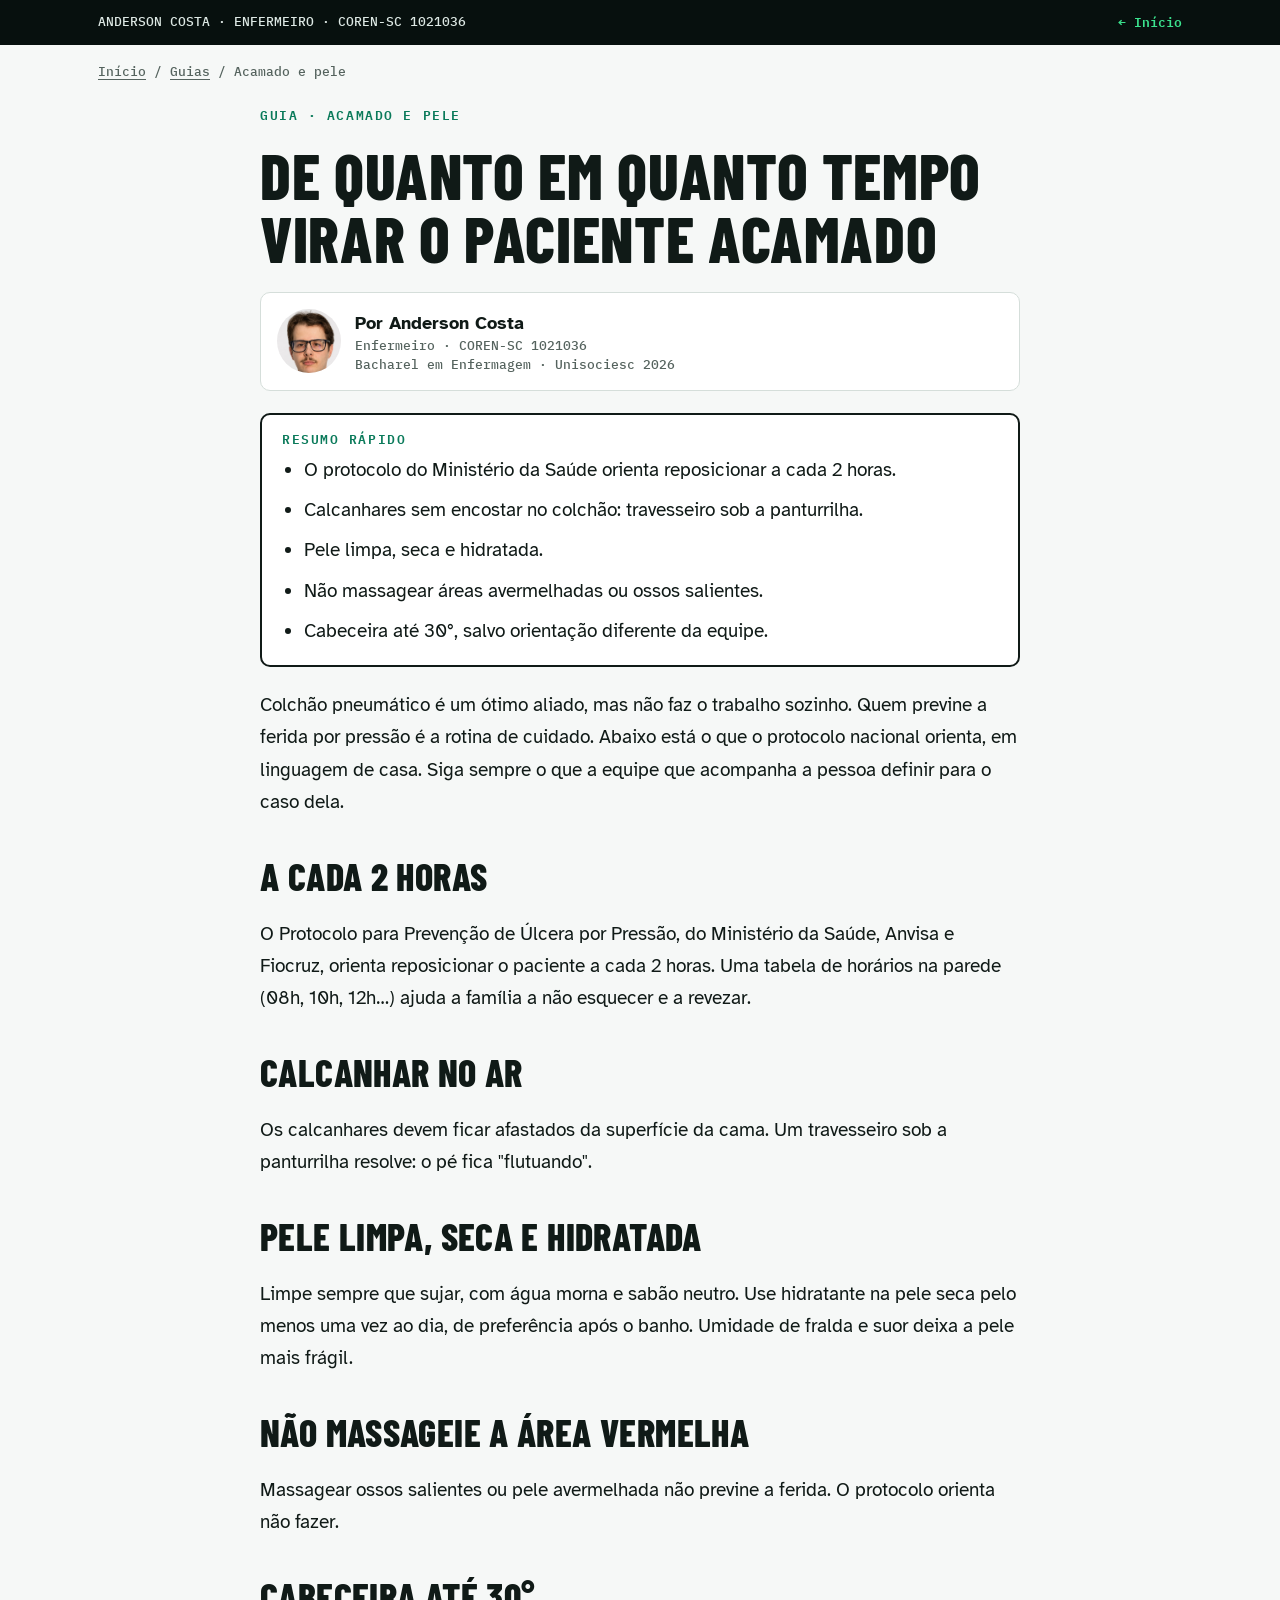
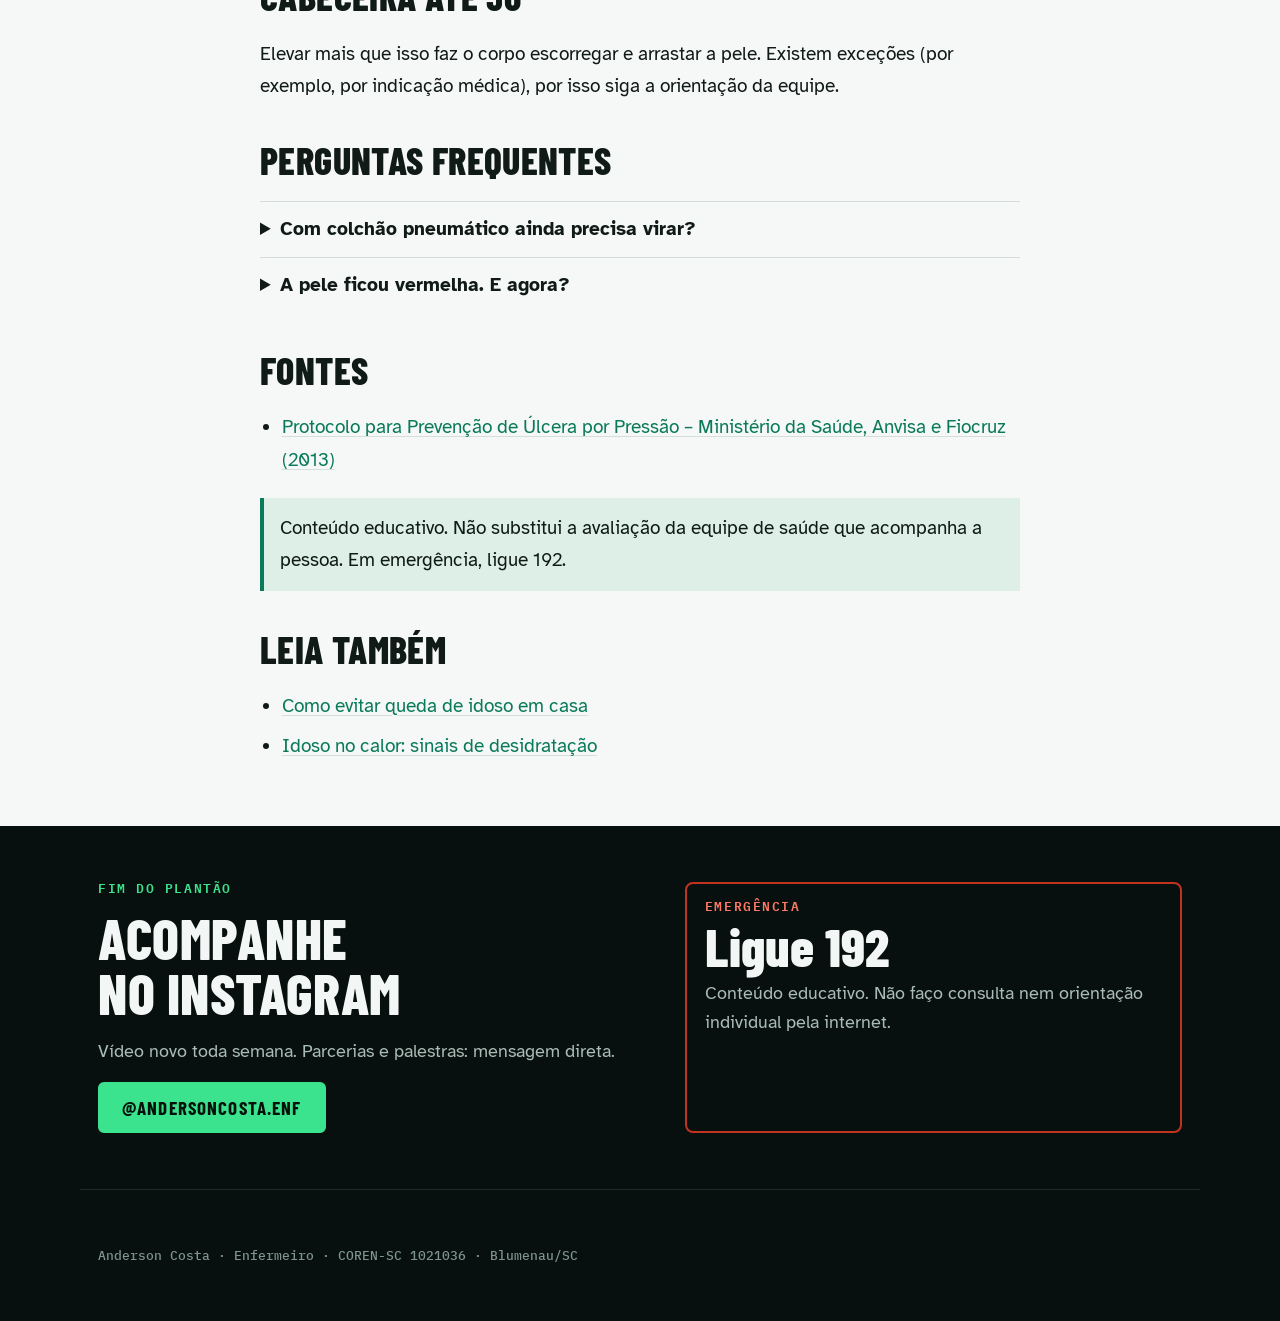
<file: guias/mudanca-de-decubito-acamado-de-quanto-em-quanto-tempo/index.html>
<!doctype html><html lang="pt-BR"><head><meta charset="utf-8">
<meta name="viewport" content="width=device-width,initial-scale=1,viewport-fit=cover">
<title>Mudança de decúbito: de quanto em quanto tempo virar o paciente acamado | Anderson Costa</title><meta name="description" content="Mudança de posição a cada 2 horas, calcanhar sem apoio, pele limpa e hidratada e cabeceira até 30°: como prevenir lesão por pressão em casa, segundo o protocolo do Ministério da Saúde.">
<link rel="canonical" href="https://anerson.github.io/guias/mudanca-de-decubito-acamado-de-quanto-em-quanto-tempo/"><meta name="author" content="Anderson Costa">
<meta property="og:type" content="article"><meta property="og:title" content="Mudança de decúbito: de quanto em quanto tempo virar o paciente acamado | Anderson Costa"><meta property="og:description" content="Mudança de posição a cada 2 horas, calcanhar sem apoio, pele limpa e hidratada e cabeceira até 30°: como prevenir lesão por pressão em casa, segundo o protocolo do Ministério da Saúde.">
<meta property="og:url" content="https://anerson.github.io/guias/mudanca-de-decubito-acamado-de-quanto-em-quanto-tempo/"><meta property="og:image" content="https://anerson.github.io/foto.jpg"><meta property="og:locale" content="pt_BR">
<link rel="icon" href="/foto.jpg"><link rel="preconnect" href="https://fonts.googleapis.com"><link rel="preconnect" href="https://fonts.gstatic.com" crossorigin><link rel="stylesheet" href="https://fonts.googleapis.com/css2?family=Barlow+Condensed:wght@600;700;800&family=Atkinson+Hyperlegible:wght@400;700&family=IBM+Plex+Mono:wght@400;500;600&display=swap"><link rel="stylesheet" href="/styles.css">
<script type="application/ld+json">{"@context": "https://schema.org", "@graph": [{"@type": "Article", "headline": "Mudança de decúbito: de quanto em quanto tempo virar o paciente acamado", "description": "Mudança de posição a cada 2 horas, calcanhar sem apoio, pele limpa e hidratada e cabeceira até 30°: como prevenir lesão por pressão em casa, segundo o protocolo do Ministério da Saúde.", "inLanguage": "pt-BR", "datePublished": "2026-11-16", "dateModified": "2026-11-16", "author": {"@type": "Person", "name": "Anderson Adilson da Costa", "jobTitle": "Enfermeiro", "identifier": "COREN-SC 1021036", "url": "https://anerson.github.io/", "sameAs": ["https://www.instagram.com/andersoncosta.enf/"], "alumniOf": {"@type": "CollegeOrUniversity", "name": "Unisociesc Blumenau"}}, "mainEntityOfPage": "https://anerson.github.io/guias/mudanca-de-decubito-acamado-de-quanto-em-quanto-tempo/", "image": "https://anerson.github.io/foto.jpg", "citation": ["https://goias.gov.br/saude/wp-content/uploads/sites/34/2015/02/protocolo-para-prevencao-de-ulcera-por-pressao-17f.pdf"]}, {"@type": "FAQPage", "mainEntity": [{"@type": "Question", "name": "Com colchão pneumático ainda precisa virar?", "acceptedAnswer": {"@type": "Answer", "text": "Sim. O colchão ajuda a redistribuir a pressão, mas a mudança de posição continua sendo orientada."}}, {"@type": "Question", "name": "A pele ficou vermelha. E agora?", "acceptedAnswer": {"@type": "Answer", "text": "Não massageie, alivie a pressão daquele ponto e avise a equipe de saúde que acompanha a pessoa."}}]}]}</script></head><body>
<header class="mini"><div class="wrap"><span>ANDERSON COSTA · ENFERMEIRO · COREN-SC 1021036</span><a href="/">← Início</a></div></header>
<main class="wrap"><div class="crumb"><a href="/">Início</a> / <a href="/#prescricao">Guias</a> / Acamado e pele</div>
<article class="art">
<span class="tag" style="color:var(--green)">Guia · Acamado e pele</span>
<h1>De quanto em quanto tempo virar o paciente acamado</h1>
<div class="author"><img src="/foto.jpg" alt="Anderson Costa" width="64" height="64"><div><b>Por Anderson Costa</b><span>Enfermeiro · COREN-SC 1021036</span><span>Bacharel em Enfermagem · Unisociesc 2026</span></div></div>
<div class="resumo"><span class="tag">Resumo rápido</span><ul><li>O protocolo do Ministério da Saúde orienta reposicionar a cada 2 horas.</li><li>Calcanhares sem encostar no colchão: travesseiro sob a panturrilha.</li><li>Pele limpa, seca e hidratada.</li><li>Não massagear áreas avermelhadas ou ossos salientes.</li><li>Cabeceira até 30°, salvo orientação diferente da equipe.</li></ul></div>
<p>Colchão pneumático é um ótimo aliado, mas não faz o trabalho sozinho. Quem previne a ferida por pressão é a rotina de cuidado. Abaixo está o que o protocolo nacional orienta, em linguagem de casa. Siga sempre o que a equipe que acompanha a pessoa definir para o caso dela.</p>
<h2>A cada 2 horas</h2><p>O Protocolo para Prevenção de Úlcera por Pressão, do Ministério da Saúde, Anvisa e Fiocruz, orienta reposicionar o paciente a cada 2 horas. Uma tabela de horários na parede (08h, 10h, 12h…) ajuda a família a não esquecer e a revezar.</p>
<h2>Calcanhar no ar</h2><p>Os calcanhares devem ficar afastados da superfície da cama. Um travesseiro sob a panturrilha resolve: o pé fica "flutuando".</p>
<h2>Pele limpa, seca e hidratada</h2><p>Limpe sempre que sujar, com água morna e sabão neutro. Use hidratante na pele seca pelo menos uma vez ao dia, de preferência após o banho. Umidade de fralda e suor deixa a pele mais frágil.</p>
<h2>Não massageie a área vermelha</h2><p>Massagear ossos salientes ou pele avermelhada não previne a ferida. O protocolo orienta não fazer.</p>
<h2>Cabeceira até 30°</h2><p>Elevar mais que isso faz o corpo escorregar e arrastar a pele. Existem exceções (por exemplo, por indicação médica), por isso siga a orientação da equipe.</p>
<h2>Perguntas frequentes</h2><div class="faq"><details><summary>Com colchão pneumático ainda precisa virar?</summary><p>Sim. O colchão ajuda a redistribuir a pressão, mas a mudança de posição continua sendo orientada.</p></details><details><summary>A pele ficou vermelha. E agora?</summary><p>Não massageie, alivie a pressão daquele ponto e avise a equipe de saúde que acompanha a pessoa.</p></details></div>
<h2>Fontes</h2><ul><li><a href="https://goias.gov.br/saude/wp-content/uploads/sites/34/2015/02/protocolo-para-prevencao-de-ulcera-por-pressao-17f.pdf" target="_blank" rel="noopener">Protocolo para Prevenção de Úlcera por Pressão – Ministério da Saúde, Anvisa e Fiocruz (2013)</a></li></ul>
<p class="note">Conteúdo educativo. Não substitui a avaliação da equipe de saúde que acompanha a pessoa. Em emergência, ligue 192.</p>
<h2>Leia também</h2><ul><li><a href="/guias/como-evitar-queda-de-idoso-em-casa/">Como evitar queda de idoso em casa</a></li><li><a href="/guias/idoso-no-calor-sinais-de-desidratacao/">Idoso no calor: sinais de desidratação</a></li></ul>
</article></main><footer class="end"><div class="wrap"><div style="display:grid;gap:16px;align-content:start">
<span class="tag" style="color:var(--trace)">Fim do plantão</span><h2>Acompanhe no Instagram</h2>
<p>Vídeo novo toda semana. Parcerias e palestras: mensagem direta.</p>
<div class="ctas"><a class="btn on" href="https://www.instagram.com/andersoncosta.enf/" target="_blank" rel="noopener">@andersoncosta.enf</a></div></div>
<div class="alarm"><span class="tag">Emergência</span><b>Ligue 192</b><p>Conteúdo educativo. Não faço consulta nem orientação individual pela internet.</p></div></div>
<div class="wrap foot">Anderson Costa · Enfermeiro · COREN-SC 1021036 · Blumenau/SC</div></footer></body></html>
</file>
<file: styles.css>
/* Conceito: o plantão. Abre num monitor multiparamétrico, segue para o quadro de passagem de plantão,
   a prescrição com aprazamento e fecha na evolução. Sinalização hospitalar condensada + texto de alta legibilidade. */
:root{
  --paper:#F6F8F7; --sheet:#FFFFFF; --ink:#101A17; --ink-2:#55635E; --rule:#D5DEDA;
  --green:#0A7A5A; --green-soft:#DDEFE7; --amber:#B86E00; --red:#C2331F;
  --mon:#07100E; --mon-2:#0E1A17; --trace:#3BE38E; --trace-2:#57C7FF; --trace-3:#FFC24A;
  --sign:"Barlow Condensed","Arial Narrow",Arial,sans-serif;
  --text:"Atkinson Hyperlegible",system-ui,-apple-system,"Segoe UI",sans-serif;
  --mono:"IBM Plex Mono",ui-monospace,Menlo,monospace;
}
@media (prefers-color-scheme: dark){:root:not([data-theme="light"]){
  --paper:#0B1210; --sheet:#111B18; --ink:#E6EEEA; --ink-2:#9DADA7; --rule:#24332E;
  --green:#3FCB93; --green-soft:#14302A; --amber:#F2B04D; --red:#FF7A63; color-scheme:dark}}
:root[data-theme="dark"]{
  --paper:#0B1210; --sheet:#111B18; --ink:#E6EEEA; --ink-2:#9DADA7; --rule:#24332E;
  --green:#3FCB93; --green-soft:#14302A; --amber:#F2B04D; --red:#FF7A63; color-scheme:dark}
*{box-sizing:border-box}
body{margin:0;background:var(--paper);color:var(--ink);font:400 18px/1.6 var(--text)}
a{color:var(--green);text-underline-offset:3px}
:focus-visible{outline:3px solid var(--trace-3);outline-offset:3px;border-radius:4px}
.wrap{max-width:1120px;margin:0 auto;padding-left:max(18px,env(safe-area-inset-left,0px));padding-right:max(18px,env(safe-area-inset-right,0px))}
h1,h2,h3{font-family:var(--sign);text-transform:uppercase;letter-spacing:.01em;margin:0;line-height:.98;text-wrap:balance}
h2{font-size:clamp(40px,6vw,68px);font-weight:800}
h3{font-size:28px;font-weight:700}
p{margin:0}
.tag{font:600 13px/1 var(--mono);letter-spacing:.12em;text-transform:uppercase}
.mono{font-family:var(--mono)}

/* ========== MONITOR ========== */
.monitor{background:var(--mon);color:#DDE8E4;position:relative;overflow:hidden}
.monitor::before{content:"";position:absolute;inset:0;background-image:linear-gradient(rgba(59,227,142,.06) 1px,transparent 1px),linear-gradient(90deg,rgba(59,227,142,.06) 1px,transparent 1px);background-size:28px 28px;pointer-events:none}
.mon-top{position:relative;display:flex;justify-content:space-between;align-items:center;gap:12px;padding-block:14px;border-bottom:1px solid #1C2B27;font:500 13px/1.3 var(--mono);color:#8FA49D}
.mon-top b{color:#DDE8E4;font-weight:600}
.mon-top .live{display:flex;align-items:center;gap:8px;color:var(--trace)}
.mon-top .live i{width:9px;height:9px;border-radius:50%;background:var(--trace);animation:blink 1.1s steps(2,end) infinite}
@keyframes blink{50%{opacity:.15}}
.mon-grid{position:relative;display:grid;grid-template-columns:1fr 320px;gap:36px;padding-block:40px 44px}
.mon-main{display:grid;gap:26px;min-width:0}
.mon-main h1{font-size:clamp(46px,6.6vw,84px);font-weight:800;color:#F2F7F5}
.mon-main h1 span{color:var(--trace)}
.mon-main .lead{font-size:19px;color:#A9BBB5;max-width:33em}
.ecg{width:100%;height:110px;display:block}
.ecg path{fill:none;stroke:var(--trace);stroke-width:2.4;stroke-linejoin:round;filter:drop-shadow(0 0 6px rgba(59,227,142,.55))}
.ecg .sweep{stroke-dasharray:1400;stroke-dashoffset:1400;animation:sweep 3.6s linear infinite}
@keyframes sweep{to{stroke-dashoffset:0}}
.ctas{display:flex;flex-wrap:wrap;gap:12px}
.btn{display:inline-flex;align-items:center;gap:10px;padding:14px 22px;font:700 19px/1 var(--sign);letter-spacing:.06em;text-transform:uppercase;text-decoration:none;border-radius:6px;border:2px solid currentColor}
.btn.on{background:var(--trace);color:#04120B;border-color:var(--trace)}
.btn.off{color:#DDE8E4}
.btn:hover{transform:translateY(-1px)}
.mon-side{display:grid;gap:12px;align-content:start}
.ch{border:1px solid #1E2E2A;background:var(--mon-2);border-radius:8px;padding:12px 14px;display:grid;grid-template-columns:1fr auto;align-items:end;gap:4px}
.ch .k{font:600 12px/1 var(--mono);letter-spacing:.1em;grid-column:1/3}
.ch .v{font:700 52px/1 var(--sign);font-variant-numeric:tabular-nums}
.ch .u{font:500 12px/1.2 var(--mono);color:#8FA49D;text-align:right}
.ch.g{color:var(--trace)} .ch.b{color:var(--trace-2)} .ch.y{color:var(--trace-3)}
@media (max-width:860px){.mon-grid{grid-template-columns:1fr;gap:28px;padding-block:30px 34px}.mon-side{grid-template-columns:repeat(3,1fr)}.ch .v{font-size:38px}}
@media (max-width:480px){.mon-side{grid-template-columns:1fr 1fr}.mon-side .ch:last-child{grid-column:1/3}}

/* ========== CRACHÁ ========== */
.badge-row{position:relative;margin-top:-1px;background:var(--paper)}
.badge-row .wrap{display:grid;grid-template-columns:auto 1fr;gap:40px;align-items:center;padding-block:44px}
.badge{width:300px;max-width:100%;background:var(--sheet);border:1px solid var(--rule);border-radius:16px;overflow:hidden;box-shadow:0 18px 40px -22px rgba(0,0,0,.45);transform:rotate(-2deg);position:relative}
.badge::before{content:"";display:block;height:14px;background:var(--green)}
.badge .hole{position:absolute;top:22px;left:50%;width:46px;height:8px;margin-left:-23px;border-radius:6px;background:var(--paper);border:1px solid var(--rule)}
.badge img{display:block;width:100%;aspect-ratio:1/1;object-fit:cover;object-position:50% 32%;margin-top:22px;max-width:100%}
.badge .bd{padding:14px 16px 16px;display:grid;gap:3px}
.badge .bd b{font:800 30px/1 var(--sign);text-transform:uppercase}
.badge .bd .fn{font:700 15px/1.3 var(--text);color:var(--green)}
.badge .bd .cr{font:500 13px/1.4 var(--mono);color:var(--ink-2)}
.badge svg{display:block;width:100%;height:38px;margin-top:8px}
.badge svg rect{fill:var(--ink)}
.intro{display:grid;gap:16px;max-width:36em}
.intro .tag{color:var(--green)}
.intro h2{font-size:clamp(34px,4.6vw,52px)}
@media (max-width:760px){.badge-row .wrap{grid-template-columns:1fr;justify-items:center;text-align:left}.badge{width:260px}}

/* ========== SEÇÕES ========== */
section.s{padding-block:64px;border-top:1px solid var(--rule)}
.s-head{display:grid;gap:12px;margin-bottom:30px;max-width:42em}
.s-head .tag{color:var(--green)}
.s-head p{color:var(--ink-2)}

/* quadro de passagem de plantão */
.board{background:var(--sheet);border:1px solid var(--rule);border-radius:10px;overflow:hidden}
.board-h,.bed{display:grid;grid-template-columns:72px 1fr 150px 120px;gap:16px;align-items:center;padding:14px 18px}
.board-h{font:600 12px/1 var(--mono);letter-spacing:.1em;text-transform:uppercase;color:var(--ink-2);background:var(--green-soft);border-bottom:1px solid var(--rule)}
.bed{border-bottom:1px dashed var(--rule);text-decoration:none;color:var(--ink);transition:background .15s}
.bed:last-child{border-bottom:0}
.bed:hover{background:var(--green-soft)}
.bed .n{font:800 40px/1 var(--sign);color:var(--green)}
.bed .t{display:grid;gap:2px;min-width:0}
.bed .t b{font:700 20px/1.25 var(--text)}
.bed .t span{font-size:15.5px;color:var(--ink-2)}
.bed .v{font:700 30px/1 var(--sign);font-variant-numeric:tabular-nums}
.bed .v small{display:block;font:500 11.5px/1.4 var(--mono);color:var(--ink-2);letter-spacing:.05em;text-transform:uppercase}
.pill{justify-self:start;font:600 12px/1 var(--mono);text-transform:uppercase;letter-spacing:.08em;padding:7px 9px;border-radius:4px;border:1.5px solid currentColor}
.pill.hi{color:var(--red)} .pill.ok{color:var(--green)} .pill.new{color:var(--amber)}
@media (max-width:720px){.board-h{display:none}.bed{grid-template-columns:52px 1fr;gap:6px 14px}.bed .n{grid-row:1/4;font-size:32px}.bed .v,.bed .pill{grid-column:2}}

/* prescrição */
.rx{display:grid;gap:22px}
.sheet{background:var(--sheet);border:1px solid var(--rule);border-radius:10px;overflow:hidden}
.sheet-h{display:flex;flex-wrap:wrap;justify-content:space-between;gap:8px 20px;align-items:baseline;padding:18px 22px;border-bottom:2px solid var(--ink)}
.sheet-h h3{font-size:clamp(26px,3.4vw,34px)}
.sheet-h .tag{color:var(--ink-2)}
.sheet-b{padding:20px 22px;display:grid;gap:18px}
.items{display:grid;grid-template-columns:repeat(2,1fr);gap:14px 28px;margin:0;padding:0;list-style:none}
.items li{display:grid;grid-template-columns:28px 1fr;gap:12px;min-width:0}
.items li::before{content:"";width:22px;height:22px;margin-top:3px;border:2px solid var(--green);border-radius:4px}
.items b{display:block;font-size:18px}
.items span{font-size:16px;color:var(--ink-2)}
@media (max-width:700px){.items{grid-template-columns:1fr}}
.apraz{overflow-x:auto}
.apraz table{border-collapse:collapse;min-width:620px;width:100%;font-family:var(--mono)}
.apraz th,.apraz td{border:1px solid var(--rule);text-align:center;padding:0;font-size:13px}
.apraz th{padding:8px 4px;background:var(--green-soft);font-weight:600}
.apraz td.lab{padding:8px 12px;text-align:left;font-family:var(--text);font-size:15px;white-space:nowrap}
.apraz button{all:unset;cursor:pointer;display:grid;place-items:center;width:100%;height:42px;font:700 18px/1 var(--mono);color:var(--green)}
.apraz button:hover{background:var(--green-soft)}
.apraz button[aria-pressed="true"]::after{content:"✓"}
.apraz-f{display:flex;flex-wrap:wrap;justify-content:space-between;gap:10px;font-size:14.5px;color:var(--ink-2)}
.apraz-f button{all:unset;cursor:pointer;font:600 13px/1 var(--mono);text-transform:uppercase;letter-spacing:.08em;color:var(--green)}
.note{padding:14px 16px;border-left:4px solid var(--green);background:var(--green-soft);font-size:16.5px}
.note.alarm{border-color:var(--red);color:var(--ink)}
.note.alarm b{color:var(--red)}
.ref{font-size:14px;color:var(--ink-2)}
.ref b{font-family:var(--mono);font-size:12px;letter-spacing:.08em}

/* agendamento */
.sched{display:grid;grid-template-columns:150px 1fr;border:2px solid var(--ink);border-radius:10px;overflow:hidden;background:var(--sheet)}
.sched .d{background:var(--ink);color:var(--paper);display:grid;place-content:center;text-align:center;padding:18px;gap:4px}
.sched .d span{font:600 13px/1 var(--mono);letter-spacing:.12em}
.sched .d b{font:800 56px/1 var(--sign)}
.sched .c{padding:22px 24px;display:grid;gap:10px;align-content:center}
@media (max-width:560px){.sched{grid-template-columns:1fr}.sched .d{grid-auto-flow:column;gap:14px;align-items:baseline}}

/* evolução */
.evo{display:grid;gap:0;border-left:2px solid var(--green);margin-left:8px}
.ev{position:relative;display:grid;grid-template-columns:120px 1fr;gap:18px;padding:0 0 26px 26px}
.ev::before{content:"";position:absolute;left:-8px;top:6px;width:14px;height:14px;border-radius:50%;background:var(--paper);border:3px solid var(--green)}
.ev .w{font:600 13px/1.6 var(--mono);color:var(--green);text-transform:uppercase;letter-spacing:.06em}
.ev .t{font-weight:700;line-height:1.4}
.ev .d{font-size:15px;color:var(--ink-2);overflow-wrap:anywhere}
@media (max-width:560px){.ev{grid-template-columns:1fr;gap:2px}}

/* rodapé */
.end{background:var(--mon);color:#C8D6D1}
.end .wrap{display:grid;grid-template-columns:1.1fr 1fr;gap:40px;padding-block:56px}
.end h2{color:#F2F7F5;font-size:clamp(36px,5vw,56px)}
.end p{color:#A9BBB5}
.end .alarm{border:2px solid var(--red);border-radius:8px;padding:16px 18px;display:grid;gap:6px;align-content:start}
.end .alarm .tag{color:#FF7A63}
.end .alarm b{font:800 54px/1 var(--sign);color:#F2F7F5}
.foot{border-top:1px solid #1C2B27;padding-block:18px 28px;font:500 13px/1.5 var(--mono);color:#7F948D}
@media (max-width:760px){.end .wrap{grid-template-columns:1fr}}
@media (prefers-reduced-motion:reduce){.ecg .sweep,.mon-top .live i{animation:none;stroke-dashoffset:0}.btn:hover{transform:none}}

/* páginas de guia */
.crumb{font:500 13px/1.4 var(--mono);color:var(--ink-2);padding-block:18px 0}
.crumb a{color:var(--ink-2)}
.art{max-width:760px;margin:0 auto;padding-block:28px 64px;display:grid;gap:22px}
.art h1{font-family:var(--sign);text-transform:uppercase;font-weight:800;font-size:clamp(40px,6vw,64px);line-height:.98}
.art h2{font-size:clamp(28px,4vw,38px);margin-top:18px}
.art p,.art li{font-size:19px;line-height:1.7}
.art ul,.art ol{margin:0;padding-left:1.2em;display:grid;gap:8px}
.art .resumo{border:2px solid var(--ink);border-radius:10px;padding:18px 20px;background:var(--sheet);display:grid;gap:8px}
.art .resumo .tag{color:var(--green)}
.author{display:grid;grid-template-columns:64px 1fr;gap:14px;align-items:center;padding:16px;border:1px solid var(--rule);border-radius:10px;background:var(--sheet)}
.author img{width:64px;height:64px;border-radius:50%;object-fit:cover;object-position:50% 30%}
.author b{display:block}
.author span{display:block;font:500 13px/1.4 var(--mono);color:var(--ink-2)}
.faq details{border-top:1px solid var(--rule);padding-block:12px}
.faq summary{cursor:pointer;font-weight:700;font-size:19px}
.faq p{margin-top:8px}
.mini{background:var(--mon);color:#DDE8E4}
.mini .wrap{display:flex;justify-content:space-between;align-items:center;gap:12px;padding-block:14px;font:500 13px/1.3 var(--mono)}
.mini a{color:var(--trace);text-decoration:none;font-weight:600}
.more{font:700 18px/1 var(--sign);letter-spacing:.06em;text-transform:uppercase;text-decoration:none}

/* ============================================================
   UPGRADE VISUAL — acrescentar ao fim de styles.css
   (e ao fim de _fonte/base.css, para o proximo build manter)
   Sem JS. Sem imagem nova. Nao muda cor nem fonte do texto.
   ============================================================ */

/* 1. Tipografia de display fluida: cresce na tela grande,
      continua legivel no celular. */
.monitor .mon-main h1{
  font-size:clamp(44px, 7.4vw, 84px);
  line-height:.94;
  letter-spacing:-.01em;
  text-wrap:balance;
}
.s > .wrap > h2, .s h2{
  font-size:clamp(30px, 4.2vw, 52px);
  line-height:1;
  text-wrap:balance;
}
.sheet h3{text-wrap:balance}

/* 2. Mais ar entre as secoes nas telas grandes.
      No celular fica como esta hoje. */
@media (min-width:860px){
  .s{padding-block:clamp(64px, 7vw, 112px)}
}

/* 3. Revelacao ao rolar, so com CSS.
      - so roda se a pessoa nao pediu menos animacao
      - so roda em navegador que suporta animacao ligada ao scroll
      - sem suporte, tudo aparece normalmente (nada some)
      - o cabecalho nao anima, para nao atrasar a primeira pintura */
@media (prefers-reduced-motion: no-preference){
  @supports (animation-timeline: view()){
    .badge-row, .s, .sheet{
      animation:sobe linear both;
      animation-timeline:view();
      /* so durante a entrada: bloco que ja esta na tela fica visivel */
      animation-range:entry 0% entry 100%;
    }
  }
}
@keyframes sobe{
  from{opacity:0;transform:translateY(20px)}
  to{opacity:1;transform:none}
}

/* 4. As fichas respondem ao toque e ao mouse. */
.sheet{
  transition:border-color .18s ease, transform .18s ease;
}
@media (hover:hover){
  .sheet:hover{border-color:var(--green);transform:translateY(-2px)}
}
.sheet:focus-within{border-color:var(--green)}

/* 5. Links do corpo com sublinhado que acende. */
.art a:not(.btn):not(.more), .s p a:not(.btn){
  text-decoration:underline;
  text-decoration-color:var(--rule);
  text-underline-offset:3px;
  transition:text-decoration-color .18s ease;
}
.art a:not(.btn):not(.more):hover, .s p a:not(.btn):hover{
  text-decoration-color:var(--green);
}

/* 6. Foco visivel em tudo que e tocavel (acessibilidade). */
:focus-visible{outline:3px solid var(--trace);outline-offset:3px;border-radius:6px}

/* 7. REMOVIDO: content-visibility nas fichas.
      Testado no site real e reprovado: a ficha aparecia em branco
      por um instante ao rolar rapido ou ao chegar por link com ancora.
      Ganho de renderizacao nao compensa num site de 20 KB. */

/* 8. Botao com area de toque confortavel. */
.btn{min-height:48px;display:inline-flex;align-items:center;justify-content:center}
</file>
